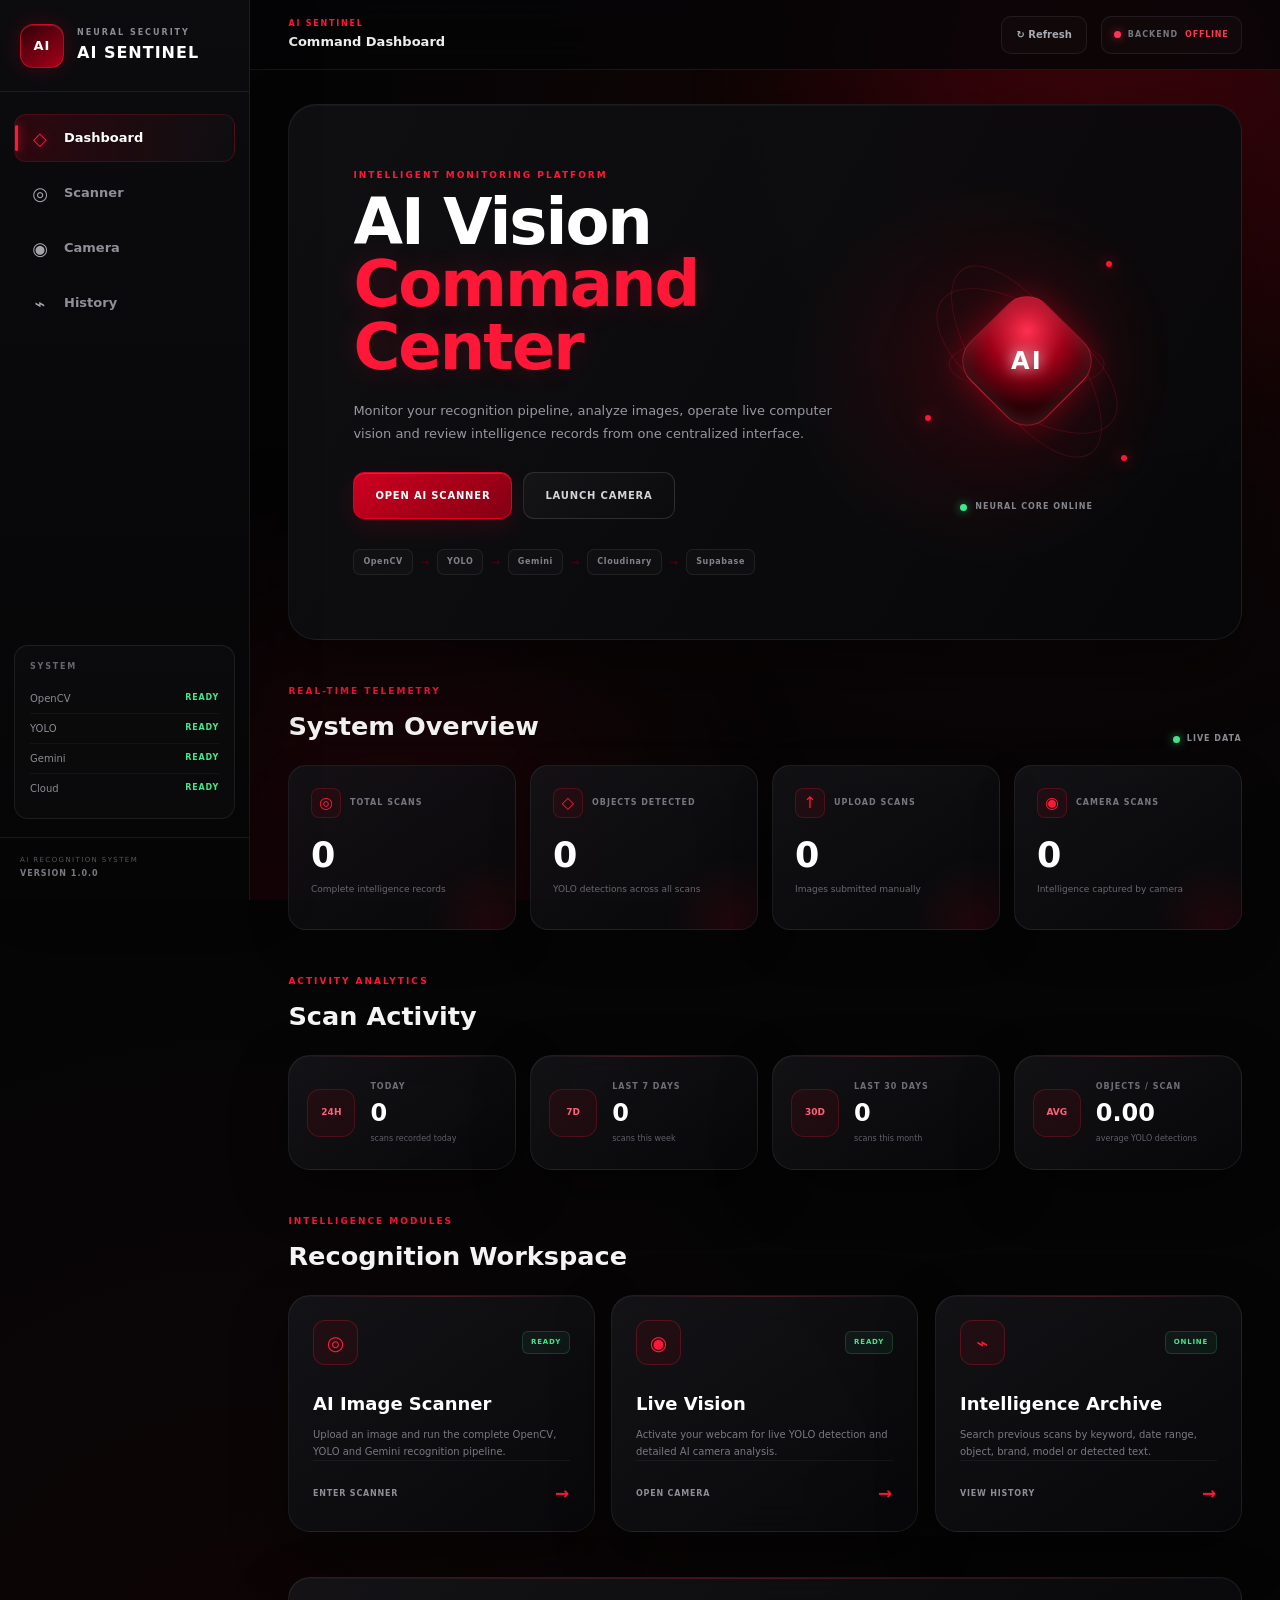
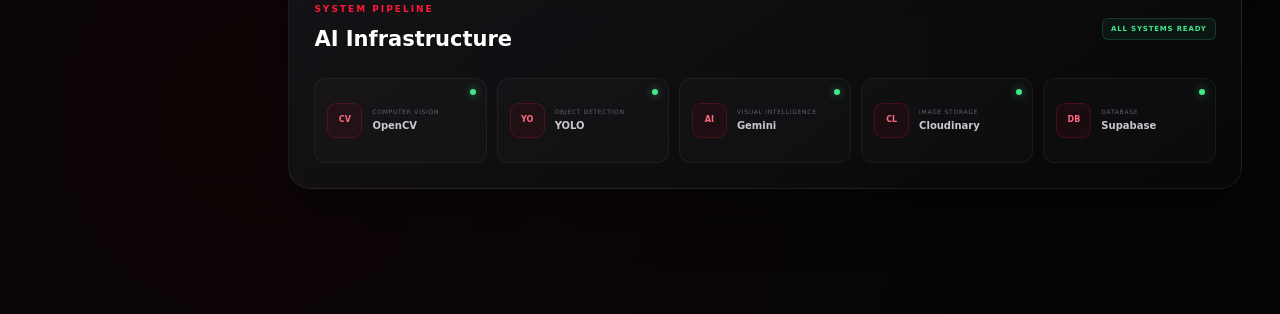
<file: frontend/index.html>
<!DOCTYPE html>
<html lang="en">

<head>
    <meta charset="UTF-8">

    <meta
        name="viewport"
        content="width=device-width, initial-scale=1.0"
    >

    <meta
        name="description"
        content="AI Sentinel intelligent recognition and monitoring system."
    >

    <title>AI Sentinel | Dashboard</title>

    <link
        rel="stylesheet"
        href="./css/style.css"
    >
</head>


<body data-page="dashboard">

    <!-- =====================================================
         BACKGROUND
    ====================================================== -->

    <div class="background-effects">

        <div class="background-grid"></div>

        <div class="background-glow glow-one"></div>

        <div class="background-glow glow-two"></div>

        <div class="background-noise"></div>

    </div>


    <!-- =====================================================
         MOBILE OVERLAY
    ====================================================== -->

    <div
        class="sidebar-overlay"
        id="sidebarOverlay"
    ></div>


    <!-- =====================================================
         SIDEBAR
    ====================================================== -->

    <aside
        class="sidebar"
        id="sidebar"
    >

        <!-- BRAND -->

        <a
            href="./index.html"
            class="sidebar-brand"
        >

            <div class="brand-icon">
                AI
            </div>

            <div class="brand-text">

                <span>
                    NEURAL SECURITY
                </span>

                <strong>
                    AI SENTINEL
                </strong>

            </div>

        </a>


        <!-- NAVIGATION -->

        <nav class="sidebar-nav">

            <a
                href="./index.html"
                class="nav-link active"
            >

                <span class="nav-icon">
                    ◇
                </span>

                <span>
                    Dashboard
                </span>

            </a>


            <a
                href="./scanner.html"
                class="nav-link"
            >

                <span class="nav-icon">
                    ◎
                </span>

                <span>
                    Scanner
                </span>

            </a>


            <a
                href="./camera.html"
                class="nav-link"
            >

                <span class="nav-icon">
                    ◉
                </span>

                <span>
                    Camera
                </span>

            </a>


            <a
                href="./history.html"
                class="nav-link"
            >

                <span class="nav-icon">
                    ⌁
                </span>

                <span>
                    History
                </span>

            </a>

        </nav>


        <!-- SYSTEM -->

        <div class="sidebar-system">

            <span class="sidebar-label">
                SYSTEM
            </span>


            <div class="sidebar-system-row">

                <span>
                    OpenCV
                </span>

                <strong>
                    READY
                </strong>

            </div>


            <div class="sidebar-system-row">

                <span>
                    YOLO
                </span>

                <strong>
                    READY
                </strong>

            </div>


            <div class="sidebar-system-row">

                <span>
                    Gemini
                </span>

                <strong>
                    READY
                </strong>

            </div>


            <div class="sidebar-system-row">

                <span>
                    Cloud
                </span>

                <strong>
                    READY
                </strong>

            </div>

        </div>


        <!-- FOOTER -->

        <div class="sidebar-footer">

            <span>
                AI RECOGNITION SYSTEM
            </span>

            <strong>
                VERSION 1.0.0
            </strong>

        </div>

    </aside>


    <!-- =====================================================
         MAIN APPLICATION
    ====================================================== -->

    <main class="main-content">


        <!-- =================================================
             TOP BAR
        ================================================== -->

        <header class="topbar">

            <div class="topbar-left">

                <button
                    type="button"
                    class="menu-button"
                    id="menuButton"
                    aria-label="Open navigation"
                >
                    ☰
                </button>


                <div class="topbar-title">

                    <span>
                        AI SENTINEL
                    </span>

                    <strong>
                        Command Dashboard
                    </strong>

                </div>

            </div>


            <div class="topbar-actions">

                <button
                    type="button"
                    class="topbar-refresh"
                    id="refreshStatsButton"
                >
                    ↻ Refresh
                </button>


                <div
                    class="backend-status"
                    id="backendStatus"
                >

                    <span class="status-dot"></span>

                    <span>
                        BACKEND
                    </span>

                    <strong>
                        CHECKING
                    </strong>

                </div>

            </div>

        </header>


        <!-- =================================================
             DASHBOARD CONTENT
        ================================================== -->

        <div class="content-wrapper">


            <!-- =============================================
                 HERO
            ============================================== -->

            <section class="dashboard-hero">

                <div class="hero-content">

                    <span class="eyebrow">
                        INTELLIGENT MONITORING PLATFORM
                    </span>

                    <h1>
                        AI Vision
                        <span>Command Center</span>
                    </h1>

                    <p>
                        Monitor your recognition pipeline,
                        analyze images, operate live computer
                        vision and review intelligence records
                        from one centralized interface.
                    </p>


                    <div class="hero-actions">

                        <a
                            href="./scanner.html"
                            class="primary-button hero-button"
                        >
                            OPEN AI SCANNER
                        </a>


                        <a
                            href="./camera.html"
                            class="secondary-button hero-button"
                        >
                            LAUNCH CAMERA
                        </a>

                    </div>


                    <div class="hero-pipeline">

                        <span>
                            OpenCV
                        </span>

                        <i>→</i>

                        <span>
                            YOLO
                        </span>

                        <i>→</i>

                        <span>
                            Gemini
                        </span>

                        <i>→</i>

                        <span>
                            Cloudinary
                        </span>

                        <i>→</i>

                        <span>
                            Supabase
                        </span>

                    </div>

                </div>


                <!-- 3D CORE -->

                <div class="hero-core">

                    <div class="core-scene">

                        <div class="core-orbit orbit-one"></div>

                        <div class="core-orbit orbit-two"></div>

                        <div class="core-orbit orbit-three"></div>


                        <div class="core-particle particle-one"></div>

                        <div class="core-particle particle-two"></div>

                        <div class="core-particle particle-three"></div>


                        <div class="core-energy">

                            <div class="core-inner">
                                AI
                            </div>

                        </div>

                    </div>


                    <div class="core-status">

                        <span class="status-dot"></span>

                        <strong>
                            NEURAL CORE ONLINE
                        </strong>

                    </div>

                </div>

            </section>


            <!-- =============================================
                 PRIMARY STATISTICS
            ============================================== -->

            <section class="dashboard-section">

                <div class="section-header">

                    <div>

                        <span class="eyebrow">
                            REAL-TIME TELEMETRY
                        </span>

                        <h2 class="section-heading">
                            System Overview
                        </h2>

                    </div>


                    <span class="section-live-indicator">

                        <span class="status-dot"></span>

                        LIVE DATA

                    </span>

                </div>


                <div class="stats-grid dashboard-stats">


                    <!-- TOTAL SCANS -->

                    <article class="stat-card tilt-card">

                        <div class="stat-card-top">

                            <span class="stat-icon">
                                ◎
                            </span>

                            <span class="stat-label">
                                TOTAL SCANS
                            </span>

                        </div>

                        <strong
                            class="stat-value"
                            id="totalScans"
                        >
                            0
                        </strong>

                        <span class="stat-description">
                            Complete intelligence records
                        </span>

                    </article>


                    <!-- OBJECTS -->

                    <article class="stat-card tilt-card">

                        <div class="stat-card-top">

                            <span class="stat-icon">
                                ◇
                            </span>

                            <span class="stat-label">
                                OBJECTS DETECTED
                            </span>

                        </div>

                        <strong
                            class="stat-value"
                            id="totalObjects"
                        >
                            0
                        </strong>

                        <span class="stat-description">
                            YOLO detections across all scans
                        </span>

                    </article>


                    <!-- UPLOAD -->

                    <article class="stat-card tilt-card">

                        <div class="stat-card-top">

                            <span class="stat-icon">
                                ↑
                            </span>

                            <span class="stat-label">
                                UPLOAD SCANS
                            </span>

                        </div>

                        <strong
                            class="stat-value"
                            id="uploadScans"
                        >
                            0
                        </strong>

                        <span class="stat-description">
                            Images submitted manually
                        </span>

                    </article>


                    <!-- CAMERA -->

                    <article class="stat-card tilt-card">

                        <div class="stat-card-top">

                            <span class="stat-icon">
                                ◉
                            </span>

                            <span class="stat-label">
                                CAMERA SCANS
                            </span>

                        </div>

                        <strong
                            class="stat-value"
                            id="cameraScans"
                        >
                            0
                        </strong>

                        <span class="stat-description">
                            Intelligence captured by camera
                        </span>

                    </article>

                </div>

            </section>


            <!-- =============================================
                 TIME ANALYTICS
            ============================================== -->

            <section class="dashboard-section">

                <div class="section-header">

                    <div>

                        <span class="eyebrow">
                            ACTIVITY ANALYTICS
                        </span>

                        <h2 class="section-heading">
                            Scan Activity
                        </h2>

                    </div>

                </div>


                <div class="activity-grid">


                    <article class="activity-card glass-panel">

                        <div class="activity-icon">
                            24H
                        </div>

                        <div>

                            <span>
                                TODAY
                            </span>

                            <strong id="todayScans">
                                0
                            </strong>

                            <small>
                                scans recorded today
                            </small>

                        </div>

                    </article>


                    <article class="activity-card glass-panel">

                        <div class="activity-icon">
                            7D
                        </div>

                        <div>

                            <span>
                                LAST 7 DAYS
                            </span>

                            <strong id="sevenDayScans">
                                0
                            </strong>

                            <small>
                                scans this week
                            </small>

                        </div>

                    </article>


                    <article class="activity-card glass-panel">

                        <div class="activity-icon">
                            30D
                        </div>

                        <div>

                            <span>
                                LAST 30 DAYS
                            </span>

                            <strong id="thirtyDayScans">
                                0
                            </strong>

                            <small>
                                scans this month
                            </small>

                        </div>

                    </article>


                    <article class="activity-card glass-panel">

                        <div class="activity-icon">
                            AVG
                        </div>

                        <div>

                            <span>
                                OBJECTS / SCAN
                            </span>

                            <strong id="averageObjects">
                                0.00
                            </strong>

                            <small>
                                average YOLO detections
                            </small>

                        </div>

                    </article>

                </div>

            </section>


            <!-- =============================================
                 MODULES
            ============================================== -->

            <section class="dashboard-section">

                <div class="section-header">

                    <div>

                        <span class="eyebrow">
                            INTELLIGENCE MODULES
                        </span>

                        <h2 class="section-heading">
                            Recognition Workspace
                        </h2>

                    </div>

                </div>


                <div class="module-grid">


                    <!-- SCANNER -->

                    <a
                        href="./scanner.html"
                        class="module-card glass-panel tilt-card"
                    >

                        <div class="module-card-header">

                            <span class="module-icon">
                                ◎
                            </span>

                            <span class="module-status">
                                READY
                            </span>

                        </div>


                        <h3>
                            AI Image Scanner
                        </h3>

                        <p>
                            Upload an image and run the complete
                            OpenCV, YOLO and Gemini recognition
                            pipeline.
                        </p>


                        <div class="module-footer">

                            <span>
                                ENTER SCANNER
                            </span>

                            <strong>
                                →
                            </strong>

                        </div>

                    </a>


                    <!-- CAMERA -->

                    <a
                        href="./camera.html"
                        class="module-card glass-panel tilt-card"
                    >

                        <div class="module-card-header">

                            <span class="module-icon">
                                ◉
                            </span>

                            <span class="module-status">
                                READY
                            </span>

                        </div>


                        <h3>
                            Live Vision
                        </h3>

                        <p>
                            Activate your webcam for live YOLO
                            detection and detailed AI camera
                            analysis.
                        </p>


                        <div class="module-footer">

                            <span>
                                OPEN CAMERA
                            </span>

                            <strong>
                                →
                            </strong>

                        </div>

                    </a>


                    <!-- HISTORY -->

                    <a
                        href="./history.html"
                        class="module-card glass-panel tilt-card"
                    >

                        <div class="module-card-header">

                            <span class="module-icon">
                                ⌁
                            </span>

                            <span class="module-status">
                                ONLINE
                            </span>

                        </div>


                        <h3>
                            Intelligence Archive
                        </h3>

                        <p>
                            Search previous scans by keyword,
                            date range, object, brand, model or
                            detected text.
                        </p>


                        <div class="module-footer">

                            <span>
                                VIEW HISTORY
                            </span>

                            <strong>
                                →
                            </strong>

                        </div>

                    </a>

                </div>

            </section>


            <!-- =============================================
                 PIPELINE STATUS
            ============================================== -->

            <section class="dashboard-section">

                <div class="pipeline-dashboard glass-panel">

                    <div class="pipeline-dashboard-header">

                        <div>

                            <span class="eyebrow">
                                SYSTEM PIPELINE
                            </span>

                            <h2>
                                AI Infrastructure
                            </h2>

                        </div>


                        <span class="success-chip">
                            ALL SYSTEMS READY
                        </span>

                    </div>


                    <div class="pipeline-dashboard-grid">


                        <div class="pipeline-node">

                            <div class="pipeline-node-icon">
                                CV
                            </div>

                            <div>

                                <span>
                                    COMPUTER VISION
                                </span>

                                <strong>
                                    OpenCV
                                </strong>

                            </div>

                            <i></i>

                        </div>


                        <div class="pipeline-node">

                            <div class="pipeline-node-icon">
                                YO
                            </div>

                            <div>

                                <span>
                                    OBJECT DETECTION
                                </span>

                                <strong>
                                    YOLO
                                </strong>

                            </div>

                            <i></i>

                        </div>


                        <div class="pipeline-node">

                            <div class="pipeline-node-icon">
                                AI
                            </div>

                            <div>

                                <span>
                                    VISUAL INTELLIGENCE
                                </span>

                                <strong>
                                    Gemini
                                </strong>

                            </div>

                            <i></i>

                        </div>


                        <div class="pipeline-node">

                            <div class="pipeline-node-icon">
                                CL
                            </div>

                            <div>

                                <span>
                                    IMAGE STORAGE
                                </span>

                                <strong>
                                    Cloudinary
                                </strong>

                            </div>

                            <i></i>

                        </div>


                        <div class="pipeline-node">

                            <div class="pipeline-node-icon">
                                DB
                            </div>

                            <div>

                                <span>
                                    DATABASE
                                </span>

                                <strong>
                                    Supabase
                                </strong>

                            </div>

                            <i></i>

                        </div>

                    </div>

                </div>

            </section>


        </div>

    </main>


    <!-- =====================================================
         TOAST
    ====================================================== -->

    <div
        class="toast-container"
        id="toastContainer"
    >

        <div
            class="app-toast"
            id="toast"
        >

            <span
                class="toast-icon"
                id="toastIcon"
            >
                ◉
            </span>

            <span id="toastMessage">
                System notification
            </span>

        </div>

    </div>


    <!-- =====================================================
         JAVASCRIPT
    ====================================================== -->

    <script src="./js/api.js"></script>

    <script src="./js/app.js"></script>

</body>

</html>
</file>
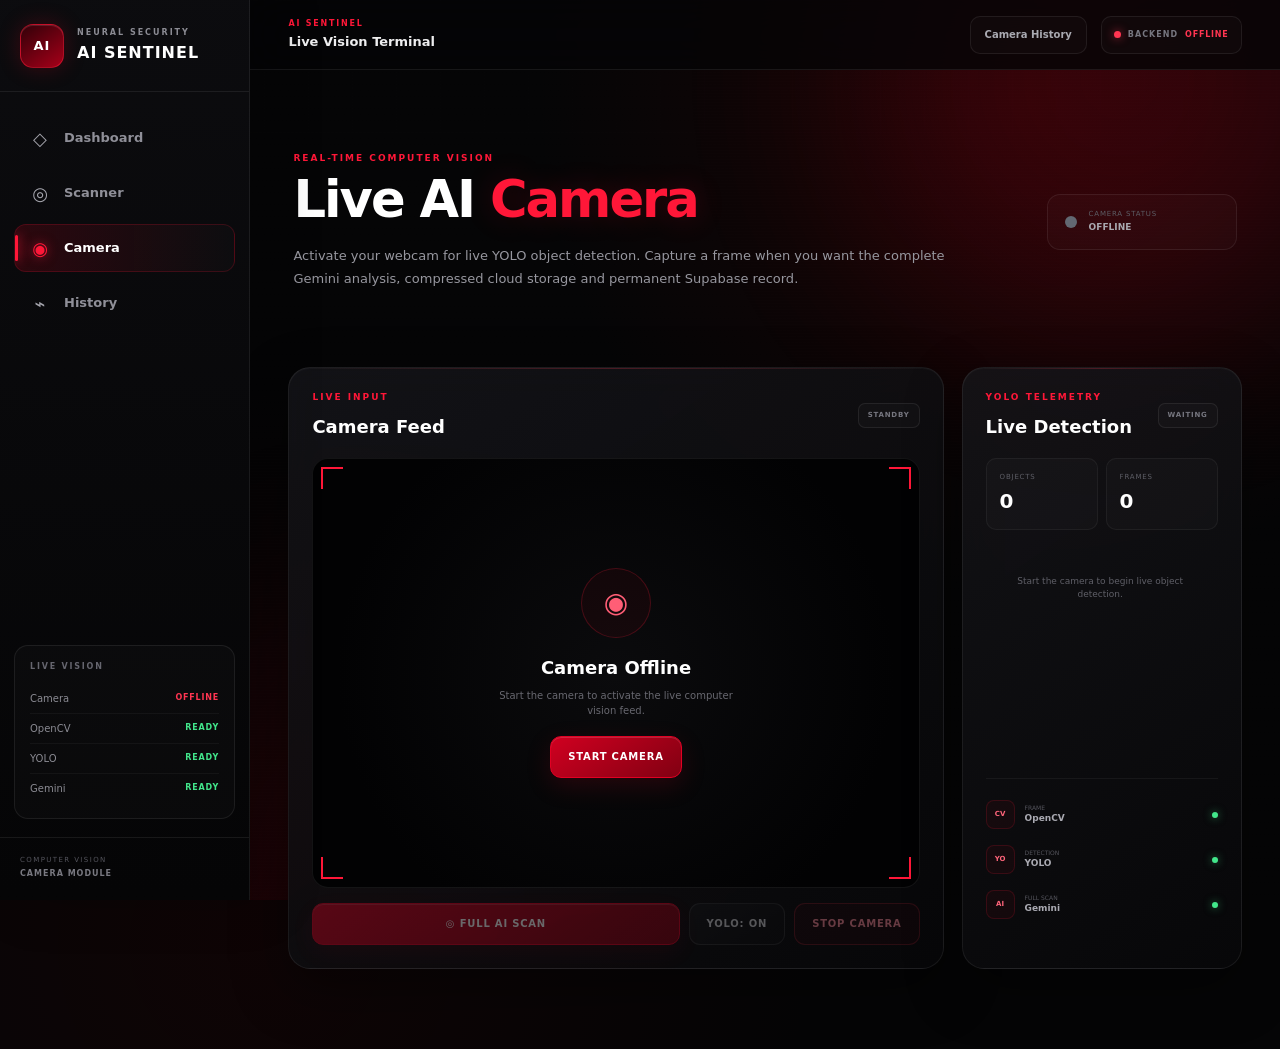
<file: frontend/camera.html>
<!DOCTYPE html>
<html lang="en">

<head>
    <meta charset="UTF-8">

    <meta
        name="viewport"
        content="width=device-width, initial-scale=1.0"
    >

    <meta
        name="description"
        content="AI Sentinel live computer vision camera."
    >

    <title>AI Sentinel | Live Camera</title>

    <link
        rel="stylesheet"
        href="./css/style.css"
    >
</head>


<body data-page="camera">

    <!-- =====================================================
         BACKGROUND
    ====================================================== -->

    <div class="background-effects">
        <div class="background-grid"></div>
        <div class="background-glow glow-one"></div>
        <div class="background-glow glow-two"></div>
        <div class="background-noise"></div>
    </div>


    <!-- =====================================================
         MOBILE OVERLAY
    ====================================================== -->

    <div
        class="sidebar-overlay"
        id="sidebarOverlay"
    ></div>


    <!-- =====================================================
         SIDEBAR
    ====================================================== -->

    <aside
        class="sidebar"
        id="sidebar"
    >

        <a
            href="./index.html"
            class="sidebar-brand"
        >

            <div class="brand-icon">
                AI
            </div>

            <div class="brand-text">

                <span>
                    NEURAL SECURITY
                </span>

                <strong>
                    AI SENTINEL
                </strong>

            </div>

        </a>


        <nav class="sidebar-nav">

            <a
                href="./index.html"
                class="nav-link"
            >
                <span class="nav-icon">◇</span>
                <span>Dashboard</span>
            </a>


            <a
                href="./scanner.html"
                class="nav-link"
            >
                <span class="nav-icon">◎</span>
                <span>Scanner</span>
            </a>


            <a
                href="./camera.html"
                class="nav-link active"
            >
                <span class="nav-icon">◉</span>
                <span>Camera</span>
            </a>


            <a
                href="./history.html"
                class="nav-link"
            >
                <span class="nav-icon">⌁</span>
                <span>History</span>
            </a>

        </nav>


        <!-- SYSTEM -->

        <div class="sidebar-system">

            <span class="sidebar-label">
                LIVE VISION
            </span>


            <div class="sidebar-system-row">

                <span>
                    Camera
                </span>

                <strong id="sidebarCameraStatus">
                    OFFLINE
                </strong>

            </div>


            <div class="sidebar-system-row">

                <span>
                    OpenCV
                </span>

                <strong>
                    READY
                </strong>

            </div>


            <div class="sidebar-system-row">

                <span>
                    YOLO
                </span>

                <strong>
                    READY
                </strong>

            </div>


            <div class="sidebar-system-row">

                <span>
                    Gemini
                </span>

                <strong>
                    READY
                </strong>

            </div>

        </div>


        <div class="sidebar-footer">

            <span>
                COMPUTER VISION
            </span>

            <strong>
                CAMERA MODULE
            </strong>

        </div>

    </aside>


    <!-- =====================================================
         MAIN
    ====================================================== -->

    <main class="main-content">


        <!-- =================================================
             TOP BAR
        ================================================== -->

        <header class="topbar">

            <div class="topbar-left">

                <button
                    type="button"
                    class="menu-button"
                    id="menuButton"
                    aria-label="Open navigation"
                >
                    ☰
                </button>


                <div class="topbar-title">

                    <span>
                        AI SENTINEL
                    </span>

                    <strong>
                        Live Vision Terminal
                    </strong>

                </div>

            </div>


            <div class="topbar-actions">

                <a
                    href="./history.html"
                    class="topbar-link"
                >
                    Camera History
                </a>


                <div
                    class="backend-status"
                    id="backendStatus"
                >

                    <span class="status-dot"></span>

                    <span>
                        BACKEND
                    </span>

                    <strong>
                        CHECKING
                    </strong>

                </div>

            </div>

        </header>


        <!-- =================================================
             CONTENT
        ================================================== -->

        <div class="content-wrapper">


            <!-- =============================================
                 PAGE INTRO
            ============================================== -->

            <section class="page-intro">

                <div>

                    <span class="eyebrow">
                        REAL-TIME COMPUTER VISION
                    </span>

                    <h1>
                        Live AI
                        <span>Camera</span>
                    </h1>

                    <p>
                        Activate your webcam for live YOLO object
                        detection. Capture a frame when you want
                        the complete Gemini analysis, compressed
                        cloud storage and permanent Supabase record.
                    </p>

                </div>


                <div class="camera-live-badge">

                    <span
                        class="camera-live-dot"
                        id="cameraLiveDot"
                    ></span>

                    <div>

                        <span>
                            CAMERA STATUS
                        </span>

                        <strong id="cameraStatusText">
                            OFFLINE
                        </strong>

                    </div>

                </div>

            </section>


            <!-- =============================================
                 CAMERA WORKSPACE
            ============================================== -->

            <section class="camera-workspace">


                <!-- =========================================
                     CAMERA VIEW
                ========================================== -->

                <div class="camera-main-panel glass-panel">


                    <div class="panel-heading">

                        <div>

                            <span class="eyebrow">
                                LIVE INPUT
                            </span>

                            <h2>
                                Camera Feed
                            </h2>

                        </div>


                        <span
                            class="camera-mode-chip"
                            id="cameraModeChip"
                        >
                            STANDBY
                        </span>

                    </div>


                    <!-- CAMERA STAGE -->

                    <div
                        class="camera-stage"
                        id="cameraStage"
                    >


                        <!-- EMPTY STATE -->

                        <div
                            class="camera-empty-state"
                            id="cameraEmptyState"
                        >

                            <div class="camera-empty-icon">
                                ◉
                            </div>


                            <h3>
                                Camera Offline
                            </h3>


                            <p>
                                Start the camera to activate
                                the live computer vision feed.
                            </p>


                            <button
                                type="button"
                                class="primary-button"
                                id="startCameraButton"
                            >
                                START CAMERA
                            </button>

                        </div>


                        <!-- VIDEO -->

                        <video
                            id="cameraVideo"
                            autoplay
                            playsinline
                            muted
                            hidden
                        ></video>


                        <!-- YOLO BOUNDING BOXES -->

                        <div
                            class="camera-overlay"
                            id="cameraOverlay"
                        ></div>


                        <!-- SCANNING EFFECT -->

                        <div
                            class="camera-scan-line"
                            id="cameraScanLine"
                            hidden
                        ></div>


                        <!-- CORNERS -->

                        <div class="camera-corner camera-corner-tl"></div>
                        <div class="camera-corner camera-corner-tr"></div>
                        <div class="camera-corner camera-corner-bl"></div>
                        <div class="camera-corner camera-corner-br"></div>


                        <!-- LIVE HUD -->

                        <div
                            class="camera-hud"
                            id="cameraHud"
                            hidden
                        >

                            <div>

                                <span>
                                    LIVE YOLO
                                </span>

                                <strong id="liveObjectCount">
                                    0 OBJECTS
                                </strong>

                            </div>


                            <div>

                                <span>
                                    RESOLUTION
                                </span>

                                <strong id="cameraResolution">
                                    -
                                </strong>

                            </div>

                        </div>

                    </div>


                    <!-- HIDDEN CAPTURE CANVAS -->

                    <canvas
                        id="cameraCanvas"
                        hidden
                    ></canvas>


                    <!-- CAMERA ACTIONS -->

                    <div class="camera-controls">


                        <button
                            type="button"
                            class="primary-button"
                            id="captureButton"
                            disabled
                        >
                            ◎ FULL AI SCAN
                        </button>


                        <button
                            type="button"
                            class="secondary-button"
                            id="toggleDetectionButton"
                            disabled
                        >
                            YOLO: ON
                        </button>


                        <button
                            type="button"
                            class="danger-button"
                            id="stopCameraButton"
                            disabled
                        >
                            STOP CAMERA
                        </button>

                    </div>


                    <!-- ERROR -->

                    <div
                        class="scanner-error"
                        id="cameraError"
                        hidden
                    >

                        <span>
                            !
                        </span>

                        <p id="cameraErrorText">
                            Camera error
                        </p>

                    </div>

                </div>


                <!-- =========================================
                     LIVE DETECTION PANEL
                ========================================== -->

                <aside class="camera-detection-panel glass-panel">


                    <div class="panel-heading">

                        <div>

                            <span class="eyebrow">
                                YOLO TELEMETRY
                            </span>

                            <h2>
                                Live Detection
                            </h2>

                        </div>


                        <span
                            class="result-chip"
                            id="detectionStatusChip"
                        >
                            WAITING
                        </span>

                    </div>


                    <!-- LIVE STATS -->

                    <div class="camera-stat-grid">


                        <div class="camera-stat-card">

                            <span>
                                OBJECTS
                            </span>

                            <strong id="detectedObjectCount">
                                0
                            </strong>

                        </div>


                        <div class="camera-stat-card">

                            <span>
                                FRAMES
                            </span>

                            <strong id="analyzedFrameCount">
                                0
                            </strong>

                        </div>

                    </div>


                    <!-- OBJECT LIST -->

                    <div
                        class="camera-object-list"
                        id="cameraObjectList"
                    >

                        <div class="empty-result-message">

                            Start the camera to begin
                            live object detection.

                        </div>

                    </div>


                    <!-- LIVE PIPELINE -->

                    <div class="camera-mini-pipeline">

                        <div>

                            <span class="pipeline-mini-icon">
                                CV
                            </span>

                            <div>
                                <span>FRAME</span>
                                <strong>OpenCV</strong>
                            </div>

                            <i class="pipeline-ready-dot"></i>

                        </div>


                        <div>

                            <span class="pipeline-mini-icon">
                                YO
                            </span>

                            <div>
                                <span>DETECTION</span>
                                <strong>YOLO</strong>
                            </div>

                            <i class="pipeline-ready-dot"></i>

                        </div>


                        <div>

                            <span class="pipeline-mini-icon">
                                AI
                            </span>

                            <div>
                                <span>FULL SCAN</span>
                                <strong>Gemini</strong>
                            </div>

                            <i class="pipeline-ready-dot"></i>

                        </div>

                    </div>

                </aside>

            </section>


            <!-- =============================================
                 FULL SCAN PROCESSING
            ============================================== -->

            <section
                class="scan-processing glass-panel"
                id="cameraProcessing"
                hidden
            >

                <div class="processing-header">

                    <div>

                        <span class="eyebrow">
                            DEEP VISION ANALYSIS
                        </span>

                        <h2>
                            Processing captured frame...
                        </h2>

                    </div>


                    <strong id="cameraProcessingPercent">
                        0%
                    </strong>

                </div>


                <div class="processing-progress">

                    <div
                        class="processing-progress-bar"
                        id="cameraProcessingBar"
                    ></div>

                </div>


                <p id="cameraProcessingMessage">
                    Capturing camera frame...
                </p>

            </section>


            <!-- =============================================
                 DETAILED SCAN RESULT
            ============================================== -->

            <section
                class="camera-scan-results"
                id="cameraScanResults"
                hidden
            >


                <div class="result-heading">

                    <div>

                        <span class="eyebrow">
                            CAMERA ANALYSIS COMPLETE
                        </span>

                        <h2>
                            Detailed Vision Report
                        </h2>

                    </div>


                    <button
                        type="button"
                        class="secondary-button"
                        id="clearCameraResultButton"
                    >
                        CLEAR RESULT
                    </button>

                </div>


                <!-- SUMMARY -->

                <div class="result-summary-grid">


                    <article class="result-summary-card glass-panel">

                        <span class="result-summary-icon">
                            ◎
                        </span>

                        <div>

                            <span>
                                OBJECTS
                            </span>

                            <strong id="cameraResultObjectCount">
                                0
                            </strong>

                        </div>

                    </article>


                    <article class="result-summary-card glass-panel">

                        <span class="result-summary-icon">
                            AI
                        </span>

                        <div>

                            <span>
                                AI RESULTS
                            </span>

                            <strong id="cameraResultAICount">
                                0
                            </strong>

                        </div>

                    </article>


                    <article class="result-summary-card glass-panel">

                        <span class="result-summary-icon">
                            ☁
                        </span>

                        <div>

                            <span>
                                CLOUD
                            </span>

                            <strong id="cameraCloudStatus">
                                -
                            </strong>

                        </div>

                    </article>


                    <article class="result-summary-card glass-panel">

                        <span class="result-summary-icon">
                            DB
                        </span>

                        <div>

                            <span>
                                DATABASE
                            </span>

                            <strong id="cameraDatabaseStatus">
                                -
                            </strong>

                        </div>

                    </article>

                </div>


                <!-- CAPTURED FRAME -->

                <article class="result-panel glass-panel">

                    <div class="result-panel-header">

                        <div>

                            <span class="eyebrow">
                                CAPTURED SOURCE
                            </span>

                            <h3>
                                Analyzed Frame
                            </h3>

                        </div>

                    </div>


                    <div class="camera-result-image-wrap">

                        <img
                            id="cameraResultImage"
                            alt="Captured camera frame"
                        >

                        <div
                            class="bounding-box-layer"
                            id="cameraResultBoundingBoxes"
                        ></div>

                    </div>

                </article>


                <!-- YOLO RESULT -->

                <article class="result-panel glass-panel">

                    <div class="result-panel-header">

                        <div>

                            <span class="eyebrow">
                                COMPUTER VISION
                            </span>

                            <h3>
                                Detected Objects
                            </h3>

                        </div>


                        <span
                            class="result-chip"
                            id="cameraResultYoloChip"
                        >
                            0 OBJECTS
                        </span>

                    </div>


                    <div
                        class="yolo-object-list camera-result-object-list"
                        id="cameraResultObjects"
                    ></div>

                </article>


                <!-- GEMINI RESULT -->

                <article class="result-panel glass-panel">

                    <div class="result-panel-header">

                        <div>

                            <span class="eyebrow">
                                GEMINI VISION
                            </span>

                            <h3>
                                AI Intelligence
                            </h3>

                        </div>


                        <span class="result-chip">
                            AI
                        </span>

                    </div>


                    <div
                        class="gemini-results"
                        id="cameraGeminiResults"
                    ></div>

                </article>


                <!-- STORAGE -->

                <div class="storage-confirmation-grid">


                    <article
                        class="storage-confirmation-card glass-panel"
                        id="cameraCloudinaryResult"
                    >

                        <div class="storage-confirmation-icon">
                            ☁
                        </div>


                        <div class="storage-confirmation-content">

                            <span>
                                CLOUD STORAGE
                            </span>

                            <h3>
                                Cloudinary
                            </h3>

                            <p>
                                Waiting for scan.
                            </p>

                        </div>


                        <div class="storage-confirmation-status">
                            —
                        </div>

                    </article>


                    <article
                        class="storage-confirmation-card glass-panel"
                        id="cameraSupabaseResult"
                    >

                        <div class="storage-confirmation-icon">
                            DB
                        </div>


                        <div class="storage-confirmation-content">

                            <span>
                                DATABASE RECORD
                            </span>

                            <h3>
                                Supabase
                            </h3>

                            <p>
                                Waiting for scan.
                            </p>

                        </div>


                        <div class="storage-confirmation-status">
                            —
                        </div>

                    </article>

                </div>


                <!-- TECHNICAL DETAILS -->

                <article class="result-panel glass-panel">

                    <div class="result-panel-header">

                        <div>

                            <span class="eyebrow">
                                CAPTURE TELEMETRY
                            </span>

                            <h3>
                                Image Information
                            </h3>

                        </div>

                    </div>


                    <div class="technical-grid">


                        <div class="technical-item">

                            <span>
                                ORIGINAL
                            </span>

                            <strong id="cameraOriginalSize">
                                -
                            </strong>

                        </div>


                        <div class="technical-item">

                            <span>
                                COMPRESSED
                            </span>

                            <strong id="cameraCompressedSize">
                                -
                            </strong>

                        </div>


                        <div class="technical-item">

                            <span>
                                QUALITY
                            </span>

                            <strong id="cameraCompressionQuality">
                                -
                            </strong>

                        </div>


                        <div class="technical-item">

                            <span>
                                RESOLUTION
                            </span>

                            <strong id="cameraResultResolution">
                                -
                            </strong>

                        </div>

                    </div>

                </article>


                <!-- DATABASE ID -->

                <article class="scan-record-panel glass-panel">

                    <div>

                        <span class="eyebrow">
                            SUPABASE RECORD
                        </span>

                        <strong id="cameraResultScanId">
                            -
                        </strong>

                    </div>


                    <a
                        href="./history.html"
                        class="secondary-button"
                    >
                        OPEN HISTORY
                    </a>

                </article>

            </section>


        </div>

    </main>


    <!-- =====================================================
         TOAST
    ====================================================== -->

    <div
        class="toast-container"
        id="toastContainer"
    >

        <div
            class="app-toast"
            id="toast"
        >

            <span
                class="toast-icon"
                id="toastIcon"
            >
                ◉
            </span>

            <span id="toastMessage">
                System notification
            </span>

        </div>

    </div>


    <!-- =====================================================
         JAVASCRIPT
    ====================================================== -->

    <script src="./js/api.js"></script>
    <script src="./js/app.js"></script>
    <script src="./js/camera.js"></script>

</body>

</html>
</file>
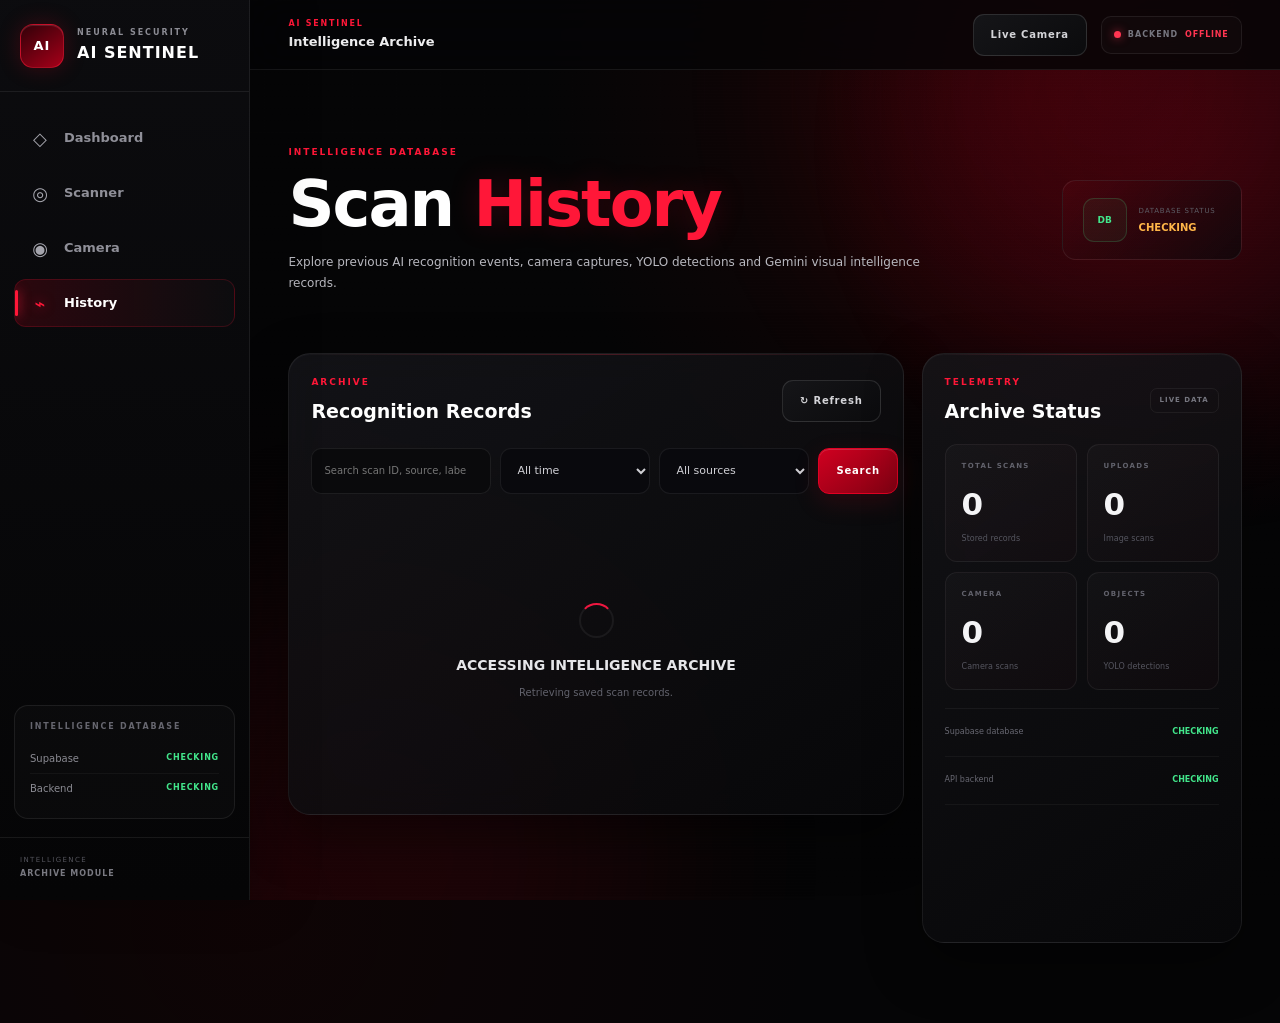
<file: frontend/history.html>
<!DOCTYPE html>
<html lang="en">
<head>
    <meta charset="UTF-8">
    <meta name="viewport" content="width=device-width, initial-scale=1.0">
    <meta name="description" content="AI Sentinel recognition and monitoring scan history.">
    <meta name="theme-color" content="#050506">
    <title>AI Sentinel | Scan History</title>
    <link rel="stylesheet" href="./css/style.css">
</head>
<body data-page="history">

<div class="background-effects">
    <div class="background-grid"></div>
    <div class="background-glow glow-one"></div>
    <div class="background-glow glow-two"></div>
    <div class="background-noise"></div>
</div>

<div id="sidebarOverlay" class="sidebar-overlay"></div>

<aside id="sidebar" class="sidebar">
    <a href="./index.html" class="sidebar-brand">
        <div class="brand-icon">AI</div>
        <div class="brand-text">
            <span>NEURAL SECURITY</span>
            <strong>AI SENTINEL</strong>
        </div>
    </a>

    <nav class="sidebar-nav">
        <a href="./index.html" class="nav-link"><span class="nav-icon">◇</span><span>Dashboard</span></a>
        <a href="./scanner.html" class="nav-link"><span class="nav-icon">◎</span><span>Scanner</span></a>
        <a href="./camera.html" class="nav-link"><span class="nav-icon">◉</span><span>Camera</span></a>
        <a href="./history.html" class="nav-link active" aria-current="page"><span class="nav-icon">⌁</span><span>History</span></a>
    </nav>

    <div class="sidebar-system">
        <span class="sidebar-label">INTELLIGENCE DATABASE</span>
        <div class="sidebar-system-row"><span>Supabase</span><strong id="historyDatabaseStatus">CHECKING</strong></div>
        <div class="sidebar-system-row"><span>Backend</span><strong id="historyBackendStatus">CHECKING</strong></div>
    </div>

    <div class="sidebar-footer">
        <span>INTELLIGENCE</span>
        <strong>ARCHIVE MODULE</strong>
    </div>
</aside>

<main class="main-content">
    <header class="topbar">
        <div class="topbar-left">
            <button id="menuButton" class="menu-button" type="button" aria-label="Open navigation">☰</button>
            <div class="topbar-title">
                <span>AI SENTINEL</span>
                <strong>Intelligence Archive</strong>
            </div>
        </div>

        <div class="topbar-actions">
            <a href="./camera.html" class="secondary-button">Live Camera</a>
            <div id="globalBackendChip" class="backend-status">
                <span class="status-dot"></span><span>BACKEND</span><strong id="backendStatus">CHECKING</strong>
            </div>
        </div>
    </header>

    <div class="history-camera-page">
        <section class="history-camera-hero">
            <div>
                <span class="eyebrow">INTELLIGENCE DATABASE</span>
                <h1>Scan <span>History</span></h1>
                <p>Explore previous AI recognition events, camera captures, YOLO detections and Gemini visual intelligence records.</p>
            </div>

            <div class="history-database-badge">
                <div class="history-database-icon">DB</div>
                <div>
                    <span>DATABASE STATUS</span>
                    <strong id="databaseHeroStatus">CHECKING</strong>
                </div>
            </div>
        </section>

        <section class="history-camera-workspace">
            <div class="history-camera-panel glass-panel">
                <div class="history-camera-panel-header">
                    <div>
                        <span class="eyebrow">ARCHIVE</span>
                        <h2>Recognition Records</h2>
                    </div>
                    <button id="refreshHistoryButton" class="secondary-button" type="button">↻ Refresh</button>
                </div>

                <div class="history-camera-filters">
                    <input id="historySearchInput" class="history-camera-search" type="search" placeholder="Search scan ID, source, labels or AI analysis…">
                    <select id="historyPeriodFilter" class="history-camera-select" aria-label="Period">
                        <option value="all">All time</option>
                        <option value="today">Today</option>
                        <option value="7">Last 7 days</option>
                        <option value="30">Last 30 days</option>
                    </select>
                    <select id="historySourceFilter" class="history-camera-select" aria-label="Source">
                        <option value="all">All sources</option>
                        <option value="upload">Upload</option>
                        <option value="camera">Camera</option>
                    </select>
                    <button id="historySearchButton" class="primary-button" type="button">Search</button>
                </div>

                <div id="historyError" class="history-camera-error" hidden>
                    <strong>HISTORY ERROR</strong>
                    <p id="historyErrorText">Unable to retrieve scan history.</p>
                </div>

                <div id="historyLoading" class="history-camera-state" hidden>
                    <div class="history-loader"></div>
                    <strong>ACCESSING INTELLIGENCE ARCHIVE</strong>
                    <span>Retrieving saved scan records.</span>
                </div>

                <div id="historyEmpty" class="history-camera-state" hidden>
                    <div class="history-empty-icon">◇</div>
                    <strong>No Scan Records</strong>
                    <span>Run an image or camera scan and the saved record will appear here.</span>
                </div>

                <div id="historyGrid" class="history-camera-grid" aria-live="polite"></div>
            </div>

            <aside class="history-telemetry-panel glass-panel">
                <div class="history-camera-panel-header">
                    <div>
                        <span class="eyebrow">TELEMETRY</span>
                        <h2>Archive Status</h2>
                    </div>
                    <span class="history-telemetry-chip">LIVE DATA</span>
                </div>

                <div class="history-telemetry-grid">
                    <article><span>TOTAL SCANS</span><strong id="historyTotalScans">0</strong><small>Stored records</small></article>
                    <article><span>UPLOADS</span><strong id="historyUploadScans">0</strong><small>Image scans</small></article>
                    <article><span>CAMERA</span><strong id="historyCameraScans">0</strong><small>Camera scans</small></article>
                    <article><span>OBJECTS</span><strong id="historyObjectCount">0</strong><small>YOLO detections</small></article>
                </div>

                <div class="history-system-status">
                    <div><span>Supabase database</span><strong id="historyDatabaseTelemetry">CHECKING</strong></div>
                    <div><span>API backend</span><strong id="historyBackendTelemetry">CHECKING</strong></div>
                </div>
            </aside>
        </section>
    </div>
</main>

<div id="historyModal" class="history-modal" hidden>
    <div id="historyModalBackdrop" class="history-modal-backdrop"></div>
    <article class="history-modal-panel" role="dialog" aria-modal="true" aria-labelledby="historyModalTitle">
        <header class="history-modal-header">
            <div>
                <span class="eyebrow">SCAN INTELLIGENCE</span>
                <h2 id="historyModalTitle">Detailed Record</h2>
            </div>
            <button id="closeHistoryModal" class="history-modal-close" type="button" aria-label="Close">×</button>
        </header>

        <div class="history-modal-content">
            <section class="history-detail-image-panel">
                <div class="history-detail-image-wrap">
                    <img id="historyDetailImage" alt="Saved AI scan">
                </div>
                <a id="historyCloudLink" class="secondary-button" target="_blank" rel="noopener noreferrer">Open Cloud Image ↗</a>
            </section>

            <section class="history-detail-data">
                <div class="history-detail-summary">
                    <article><span>SOURCE</span><strong id="detailSource">-</strong></article>
                    <article><span>OBJECTS</span><strong id="detailObjectCount">0</strong></article>
                    <article><span>IMAGE SIZE</span><strong id="detailImageSize">-</strong></article>
                </div>

                <div class="history-detail-block">
                    <span class="eyebrow">DATABASE</span>
                    <h3>Record Information</h3>
                    <div id="historyDatabaseDetails"></div>
                </div>

                <div class="history-detail-block">
                    <span class="eyebrow">YOLO</span>
                    <h3>Detected Objects</h3>
                    <div id="historyYoloDetails"></div>
                </div>

                <div class="history-detail-block">
                    <span class="eyebrow">GEMINI VISION</span>
                    <h3>AI Analysis</h3>
                    <div id="historyGeminiDetails"></div>
                </div>
            </section>
        </div>

        <footer class="history-modal-footer">
            <span id="historyModalScanId">-</span>
            <button id="deleteHistoryRecordButton" class="danger-button" type="button">Delete Record</button>
        </footer>
    </article>
</div>

<div id="deleteHistoryDialog" class="history-modal" hidden>
    <div class="history-modal-backdrop"></div>
    <article class="delete-confirmation-card" role="dialog" aria-modal="true" aria-labelledby="deleteHistoryTitle">
        <div class="delete-warning-icon">!</div>
        <span class="eyebrow">DATABASE ACTION</span>
        <h2 id="deleteHistoryTitle">Delete Scan?</h2>
        <p>This permanently deletes the selected scan record. This action cannot be undone.</p>
        <div class="delete-confirmation-actions">
            <button id="cancelHistoryDelete" class="secondary-button" type="button">Cancel</button>
            <button id="confirmHistoryDelete" class="danger-button" type="button">Delete</button>
        </div>
    </article>
</div>

<script src="./js/api.js"></script>
<script src="./js/app.js"></script>
<script src="./js/history.js"></script>
</body>
</html>
</file>
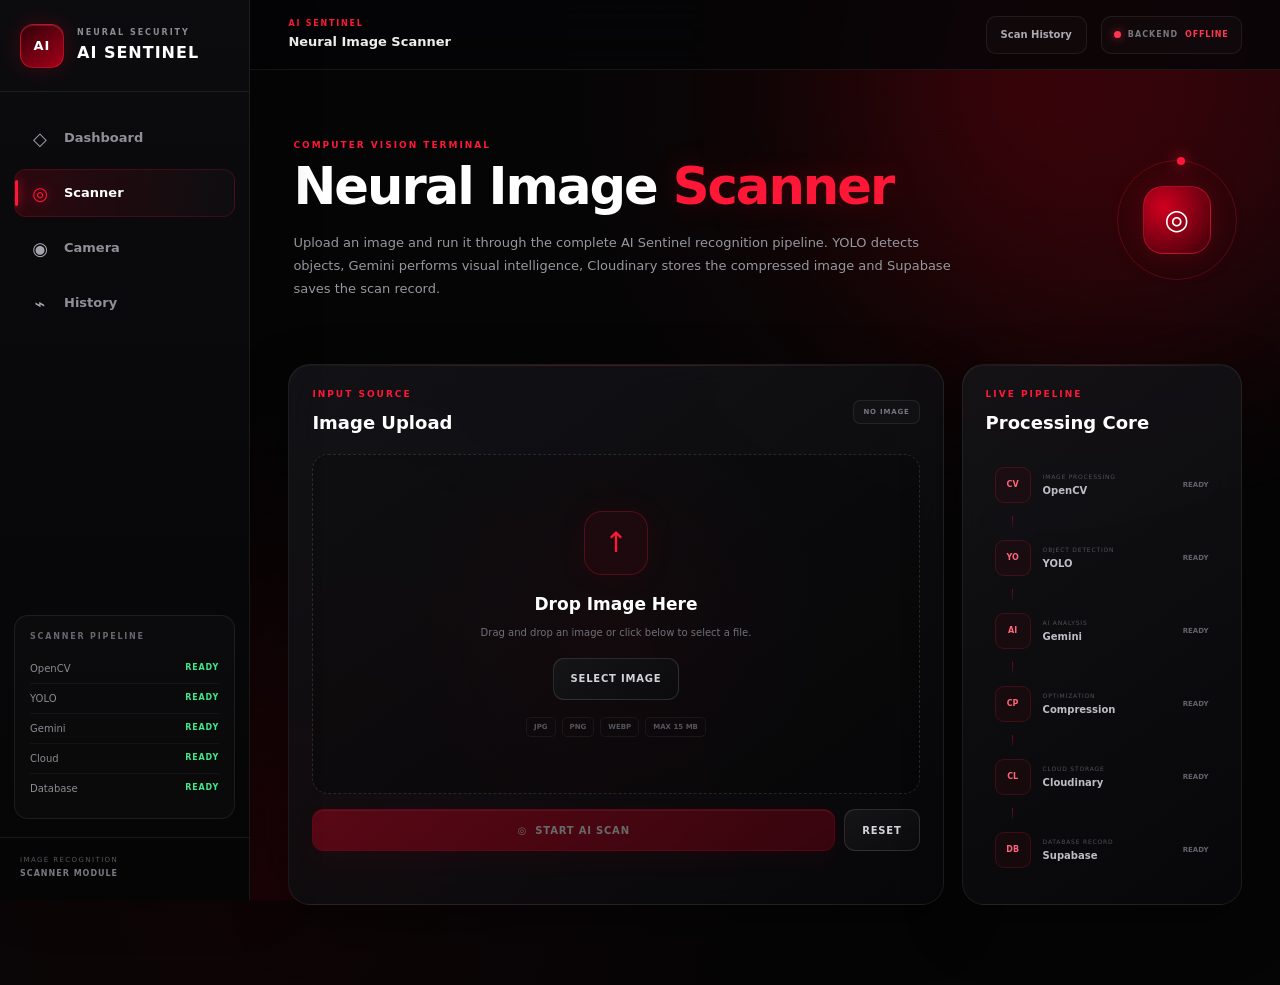
<file: frontend/scanner.html>
<!DOCTYPE html>
<html lang="en">

<head>
    <meta charset="UTF-8">

    <meta
        name="viewport"
        content="width=device-width, initial-scale=1.0"
    >

    <meta
        name="description"
        content="AI Sentinel intelligent image recognition scanner."
    >

    <title>AI Sentinel | Scanner</title>

    <link
        rel="stylesheet"
        href="./css/style.css"
    >
</head>


<body data-page="scanner">

    <!-- =====================================================
         BACKGROUND
    ====================================================== -->

    <div class="background-effects">
        <div class="background-grid"></div>
        <div class="background-glow glow-one"></div>
        <div class="background-glow glow-two"></div>
        <div class="background-noise"></div>
    </div>


    <!-- =====================================================
         MOBILE OVERLAY
    ====================================================== -->

    <div
        class="sidebar-overlay"
        id="sidebarOverlay"
    ></div>


    <!-- =====================================================
         SIDEBAR
    ====================================================== -->

    <aside
        class="sidebar"
        id="sidebar"
    >

        <a
            href="./index.html"
            class="sidebar-brand"
        >

            <div class="brand-icon">
                AI
            </div>

            <div class="brand-text">

                <span>
                    NEURAL SECURITY
                </span>

                <strong>
                    AI SENTINEL
                </strong>

            </div>

        </a>


        <nav class="sidebar-nav">

            <a
                href="./index.html"
                class="nav-link"
            >
                <span class="nav-icon">◇</span>
                <span>Dashboard</span>
            </a>


            <a
                href="./scanner.html"
                class="nav-link active"
            >
                <span class="nav-icon">◎</span>
                <span>Scanner</span>
            </a>


            <a
                href="./camera.html"
                class="nav-link"
            >
                <span class="nav-icon">◉</span>
                <span>Camera</span>
            </a>


            <a
                href="./history.html"
                class="nav-link"
            >
                <span class="nav-icon">⌁</span>
                <span>History</span>
            </a>

        </nav>


        <!-- SYSTEM STATUS -->

        <div class="sidebar-system">

            <span class="sidebar-label">
                SCANNER PIPELINE
            </span>


            <div class="sidebar-system-row">

                <span>
                    OpenCV
                </span>

                <strong>
                    READY
                </strong>

            </div>


            <div class="sidebar-system-row">

                <span>
                    YOLO
                </span>

                <strong>
                    READY
                </strong>

            </div>


            <div class="sidebar-system-row">

                <span>
                    Gemini
                </span>

                <strong>
                    READY
                </strong>

            </div>


            <div class="sidebar-system-row">

                <span>
                    Cloud
                </span>

                <strong>
                    READY
                </strong>

            </div>


            <div class="sidebar-system-row">

                <span>
                    Database
                </span>

                <strong>
                    READY
                </strong>

            </div>

        </div>


        <div class="sidebar-footer">

            <span>
                IMAGE RECOGNITION
            </span>

            <strong>
                SCANNER MODULE
            </strong>

        </div>

    </aside>


    <!-- =====================================================
         MAIN
    ====================================================== -->

    <main class="main-content">


        <!-- =================================================
             TOPBAR
        ================================================== -->

        <header class="topbar">

            <div class="topbar-left">

                <button
                    type="button"
                    class="menu-button"
                    id="menuButton"
                    aria-label="Open navigation"
                >
                    ☰
                </button>


                <div class="topbar-title">

                    <span>
                        AI SENTINEL
                    </span>

                    <strong>
                        Neural Image Scanner
                    </strong>

                </div>

            </div>


            <div class="topbar-actions">

                <a
                    href="./history.html"
                    class="topbar-link"
                >
                    Scan History
                </a>


                <div
                    class="backend-status"
                    id="backendStatus"
                >

                    <span class="status-dot"></span>

                    <span>
                        BACKEND
                    </span>

                    <strong>
                        CHECKING
                    </strong>

                </div>

            </div>

        </header>


        <!-- =================================================
             CONTENT
        ================================================== -->

        <div class="content-wrapper">


            <!-- =============================================
                 PAGE HEADER
            ============================================== -->

            <section class="page-intro scanner-page-intro">

                <div>

                    <span class="eyebrow">
                        COMPUTER VISION TERMINAL
                    </span>

                    <h1>
                        Neural Image
                        <span>Scanner</span>
                    </h1>

                    <p>
                        Upload an image and run it through the
                        complete AI Sentinel recognition pipeline.
                        YOLO detects objects, Gemini performs
                        visual intelligence, Cloudinary stores the
                        compressed image and Supabase saves the
                        scan record.
                    </p>

                </div>


                <div class="scanner-core-mini">

                    <div class="scanner-core-ring"></div>

                    <div class="scanner-core-center">
                        ◎
                    </div>

                </div>

            </section>


            <!-- =============================================
                 SCANNER WORKSPACE
            ============================================== -->

            <section class="scanner-workspace">


                <!-- =========================================
                     LEFT SIDE
                ========================================== -->

                <div class="scanner-input-panel glass-panel">


                    <div class="panel-heading">

                        <div>

                            <span class="eyebrow">
                                INPUT SOURCE
                            </span>

                            <h2>
                                Image Upload
                            </h2>

                        </div>


                        <span
                            class="scanner-file-status"
                            id="fileStatus"
                        >
                            NO IMAGE
                        </span>

                    </div>


                    <!-- =====================================
                         UPLOAD BOX
                    ====================================== -->

                    <div
                        class="upload-box"
                        id="uploadBox"
                    >

                        <input
                            type="file"
                            id="fileInput"
                            accept="image/jpeg,image/png,image/webp"
                            hidden
                        >


                        <!-- EMPTY UPLOAD STATE -->

                        <div
                            class="upload-empty-state"
                            id="uploadEmptyState"
                        >

                            <div class="upload-icon-wrap">

                                <span class="upload-icon">
                                    ↑
                                </span>

                            </div>


                            <h3>
                                Drop Image Here
                            </h3>


                            <p>
                                Drag and drop an image or click
                                below to select a file.
                            </p>


                            <button
                                type="button"
                                class="secondary-button"
                                id="browseButton"
                            >
                                SELECT IMAGE
                            </button>


                            <div class="upload-rules">

                                <span>
                                    JPG
                                </span>

                                <span>
                                    PNG
                                </span>

                                <span>
                                    WEBP
                                </span>

                                <span>
                                    MAX 15 MB
                                </span>

                            </div>

                        </div>


                        <!-- IMAGE PREVIEW -->

                        <div
                            class="image-preview-container"
                            id="imagePreviewContainer"
                            hidden
                        >

                            <div class="preview-frame">

                                <img
                                    id="imagePreview"
                                    alt="Selected image preview"
                                >


                                <div class="preview-scan-line"></div>

                                <div class="preview-corner corner-top-left"></div>

                                <div class="preview-corner corner-top-right"></div>

                                <div class="preview-corner corner-bottom-left"></div>

                                <div class="preview-corner corner-bottom-right"></div>

                            </div>


                            <div class="preview-file-info">

                                <div>

                                    <span>
                                        FILE
                                    </span>

                                    <strong id="selectedFileName">
                                        -
                                    </strong>

                                </div>


                                <div>

                                    <span>
                                        SIZE
                                    </span>

                                    <strong id="selectedFileSize">
                                        -
                                    </strong>

                                </div>

                            </div>

                        </div>

                    </div>


                    <!-- =====================================
                         ACTION BUTTONS
                    ====================================== -->

                    <div class="scanner-actions">

                        <button
                            type="button"
                            class="primary-button scan-action-button"
                            id="scanButton"
                            disabled
                        >

                            <span>
                                ◎
                            </span>

                            START AI SCAN

                        </button>


                        <button
                            type="button"
                            class="secondary-button"
                            id="resetButton"
                        >
                            RESET
                        </button>

                    </div>


                    <!-- =====================================
                         ERROR
                    ====================================== -->

                    <div
                        class="scanner-error"
                        id="scannerError"
                        hidden
                    >

                        <span>
                            !
                        </span>

                        <p id="scannerErrorText">
                            Scanner error
                        </p>

                    </div>

                </div>


                <!-- =========================================
                     RIGHT SIDE - PIPELINE
                ========================================== -->

                <aside class="scanner-pipeline-panel glass-panel">

                    <div class="panel-heading">

                        <div>

                            <span class="eyebrow">
                                LIVE PIPELINE
                            </span>

                            <h2>
                                Processing Core
                            </h2>

                        </div>

                    </div>


                    <div class="scanner-pipeline">


                        <!-- OPENCV -->

                        <div
                            class="scanner-pipeline-item"
                            id="pipelineOpenCV"
                        >

                            <div class="pipeline-state-icon">
                                CV
                            </div>


                            <div class="pipeline-state-info">

                                <span>
                                    IMAGE PROCESSING
                                </span>

                                <strong>
                                    OpenCV
                                </strong>

                            </div>


                            <span class="pipeline-state-value">
                                READY
                            </span>

                        </div>


                        <div class="pipeline-line"></div>


                        <!-- YOLO -->

                        <div
                            class="scanner-pipeline-item"
                            id="pipelineYOLO"
                        >

                            <div class="pipeline-state-icon">
                                YO
                            </div>


                            <div class="pipeline-state-info">

                                <span>
                                    OBJECT DETECTION
                                </span>

                                <strong>
                                    YOLO
                                </strong>

                            </div>


                            <span class="pipeline-state-value">
                                READY
                            </span>

                        </div>


                        <div class="pipeline-line"></div>


                        <!-- GEMINI -->

                        <div
                            class="scanner-pipeline-item"
                            id="pipelineGemini"
                        >

                            <div class="pipeline-state-icon">
                                AI
                            </div>


                            <div class="pipeline-state-info">

                                <span>
                                    AI ANALYSIS
                                </span>

                                <strong>
                                    Gemini
                                </strong>

                            </div>


                            <span class="pipeline-state-value">
                                READY
                            </span>

                        </div>


                        <div class="pipeline-line"></div>


                        <!-- COMPRESSION -->

                        <div
                            class="scanner-pipeline-item"
                            id="pipelineCompression"
                        >

                            <div class="pipeline-state-icon">
                                CP
                            </div>


                            <div class="pipeline-state-info">

                                <span>
                                    OPTIMIZATION
                                </span>

                                <strong>
                                    Compression
                                </strong>

                            </div>


                            <span class="pipeline-state-value">
                                READY
                            </span>

                        </div>


                        <div class="pipeline-line"></div>


                        <!-- CLOUDINARY -->

                        <div
                            class="scanner-pipeline-item"
                            id="pipelineCloudinary"
                        >

                            <div class="pipeline-state-icon">
                                CL
                            </div>


                            <div class="pipeline-state-info">

                                <span>
                                    CLOUD STORAGE
                                </span>

                                <strong>
                                    Cloudinary
                                </strong>

                            </div>


                            <span class="pipeline-state-value">
                                READY
                            </span>

                        </div>


                        <div class="pipeline-line"></div>


                        <!-- SUPABASE -->

                        <div
                            class="scanner-pipeline-item"
                            id="pipelineSupabase"
                        >

                            <div class="pipeline-state-icon">
                                DB
                            </div>


                            <div class="pipeline-state-info">

                                <span>
                                    DATABASE RECORD
                                </span>

                                <strong>
                                    Supabase
                                </strong>

                            </div>


                            <span class="pipeline-state-value">
                                READY
                            </span>

                        </div>

                    </div>

                </aside>

            </section>


            <!-- =============================================
                 PROCESSING STATUS
            ============================================== -->

            <section
                class="scan-processing glass-panel"
                id="scanProcessing"
                hidden
            >

                <div class="processing-header">

                    <div>

                        <span class="eyebrow">
                            NEURAL PROCESSING
                        </span>

                        <h2 id="processingTitle">
                            Analyzing image...
                        </h2>

                    </div>


                    <strong id="processingPercent">
                        0%
                    </strong>

                </div>


                <div class="processing-progress">

                    <div
                        class="processing-progress-bar"
                        id="processingProgressBar"
                    ></div>

                </div>


                <p id="processingMessage">
                    Preparing image...
                </p>

            </section>


            <!-- =============================================
                 RESULTS
            ============================================== -->

            <section
                class="scan-results"
                id="scanResults"
                hidden
            >


                <!-- RESULT HEADER -->

                <div class="result-heading">

                    <div>

                        <span class="eyebrow">
                            ANALYSIS COMPLETE
                        </span>

                        <h2>
                            Intelligence Report
                        </h2>

                    </div>


                    <button
                        type="button"
                        class="secondary-button"
                        id="newScanButton"
                    >
                        + NEW SCAN
                    </button>

                </div>


                <!-- =========================================
                     RESULT SUMMARY
                ========================================== -->

                <div class="result-summary-grid">


                    <article class="result-summary-card glass-panel">

                        <span class="result-summary-icon">
                            ◎
                        </span>

                        <div>

                            <span>
                                OBJECTS
                            </span>

                            <strong id="resultObjectCount">
                                0
                            </strong>

                        </div>

                    </article>


                    <article class="result-summary-card glass-panel">

                        <span class="result-summary-icon">
                            AI
                        </span>

                        <div>

                            <span>
                                AI RESULTS
                            </span>

                            <strong id="resultAIResultCount">
                                0
                            </strong>

                        </div>

                    </article>


                    <article class="result-summary-card glass-panel">

                        <span class="result-summary-icon">
                            CP
                        </span>

                        <div>

                            <span>
                                COMPRESSION
                            </span>

                            <strong id="resultCompression">
                                -
                            </strong>

                        </div>

                    </article>


                    <article class="result-summary-card glass-panel">

                        <span class="result-summary-icon">
                            DB
                        </span>

                        <div>

                            <span>
                                DATABASE
                            </span>

                            <strong id="resultDatabaseStatus">
                                -
                            </strong>

                        </div>

                    </article>

                </div>


                <!-- =========================================
                     DETECTION PREVIEW
                ========================================== -->

                <article class="result-panel glass-panel">

                    <div class="result-panel-header">

                        <div>

                            <span class="eyebrow">
                                COMPUTER VISION
                            </span>

                            <h3>
                                YOLO Detection
                            </h3>

                        </div>


                        <span
                            class="result-chip"
                            id="yoloObjectCount"
                        >
                            0 OBJECTS
                        </span>

                    </div>


                    <div class="detection-layout">


                        <div
                            class="detection-image-stage"
                            id="detectionImageStage"
                        >

                            <img
                                id="detectionImage"
                                alt="YOLO detection result"
                            >


                            <div
                                class="bounding-box-layer"
                                id="boundingBoxLayer"
                            ></div>

                        </div>


                        <div
                            class="yolo-object-list"
                            id="yoloObjects"
                        >

                            <div class="empty-result-message">
                                No objects detected.
                            </div>

                        </div>

                    </div>

                </article>


                <!-- =========================================
                     GEMINI
                ========================================== -->

                <article class="result-panel glass-panel">

                    <div class="result-panel-header">

                        <div>

                            <span class="eyebrow">
                                VISUAL INTELLIGENCE
                            </span>

                            <h3>
                                Gemini Analysis
                            </h3>

                        </div>


                        <span class="result-chip">
                            AI
                        </span>

                    </div>


                    <div
                        class="gemini-results"
                        id="geminiResults"
                    ></div>

                </article>


                <!-- =========================================
                     STORAGE CONFIRMATION
                ========================================== -->

                <div class="storage-confirmation-grid">


                    <!-- CLOUDINARY -->

                    <article
                        class="storage-confirmation-card glass-panel"
                        id="cloudinaryResult"
                    >

                        <div class="storage-confirmation-icon">
                            ☁
                        </div>


                        <div class="storage-confirmation-content">

                            <span>
                                CLOUD STORAGE
                            </span>

                            <h3>
                                Cloudinary
                            </h3>

                            <p>
                                Waiting for scan result.
                            </p>

                        </div>


                        <div class="storage-confirmation-status">
                            —
                        </div>

                    </article>


                    <!-- SUPABASE -->

                    <article
                        class="storage-confirmation-card glass-panel"
                        id="supabaseResult"
                    >

                        <div class="storage-confirmation-icon">
                            DB
                        </div>


                        <div class="storage-confirmation-content">

                            <span>
                                DATABASE
                            </span>

                            <h3>
                                Supabase
                            </h3>

                            <p>
                                Waiting for scan result.
                            </p>

                        </div>


                        <div class="storage-confirmation-status">
                            —
                        </div>

                    </article>

                </div>


                <!-- =========================================
                     TECHNICAL DATA
                ========================================== -->

                <article class="result-panel glass-panel">

                    <div class="result-panel-header">

                        <div>

                            <span class="eyebrow">
                                IMAGE OPTIMIZATION
                            </span>

                            <h3>
                                Compression Data
                            </h3>

                        </div>

                    </div>


                    <div class="technical-grid">


                        <div class="technical-item">

                            <span>
                                ORIGINAL
                            </span>

                            <strong id="originalImageSize">
                                -
                            </strong>

                        </div>


                        <div class="technical-item">

                            <span>
                                COMPRESSED
                            </span>

                            <strong id="compressedImageSize">
                                -
                            </strong>

                        </div>


                        <div class="technical-item">

                            <span>
                                QUALITY
                            </span>

                            <strong id="compressionQuality">
                                -
                            </strong>

                        </div>


                        <div class="technical-item">

                            <span>
                                OUTPUT
                            </span>

                            <strong id="compressionDimensions">
                                -
                            </strong>

                        </div>

                    </div>

                </article>


                <!-- =========================================
                     SCAN RECORD
                ========================================== -->

                <article class="scan-record-panel glass-panel">

                    <div>

                        <span class="eyebrow">
                            RECORD IDENTIFIER
                        </span>

                        <strong id="resultScanId">
                            -
                        </strong>

                    </div>


                    <a
                        href="./history.html"
                        class="secondary-button"
                    >
                        VIEW HISTORY
                    </a>

                </article>

            </section>


        </div>

    </main>


    <!-- =====================================================
         TOAST
    ====================================================== -->

    <div
        class="toast-container"
        id="toastContainer"
    >

        <div
            class="app-toast"
            id="toast"
        >

            <span
                class="toast-icon"
                id="toastIcon"
            >
                ◉
            </span>

            <span id="toastMessage">
                System notification
            </span>

        </div>

    </div>


    <!-- =====================================================
         JAVASCRIPT
    ====================================================== -->

    <script src="./js/api.js"></script>
    <script src="./js/app.js"></script>
    <script src="./js/scanner.js"></script>

</body>

</html>
</file>
<file: frontend/css/style.css>
/* ============================================================
   AI SENTINEL
   GLOBAL DARK / BLOOD RED / 3D GLASS DESIGN SYSTEM
============================================================ */


/* ============================================================
   RESET
============================================================ */

* {
    margin: 0;
    padding: 0;
    box-sizing: border-box;
}

html {
    scroll-behavior: smooth;
}

body {
    min-height: 100vh;
    overflow-x: hidden;

    background:
        radial-gradient(
            circle at 80% 10%,
            rgba(125, 0, 0, 0.16),
            transparent 35%
        ),
        radial-gradient(
            circle at 20% 90%,
            rgba(80, 0, 0, 0.13),
            transparent 40%
        ),
        #050506;

    color: #f5f5f5;

    font-family:
        Inter,
        ui-sans-serif,
        system-ui,
        -apple-system,
        BlinkMacSystemFont,
        "Segoe UI",
        sans-serif;

    line-height: 1.5;
}

body.modal-open {
    overflow: hidden;
}

button,
input {
    font: inherit;
}

button,
a {
    -webkit-tap-highlight-color: transparent;
}

button {
    border: none;
}

a {
    color: inherit;
    text-decoration: none;
}

img,
video {
    display: block;
    max-width: 100%;
}

[hidden] {
    display: none !important;
}

::selection {
    color: #ffffff;
    background: #b40018;
}


/* ============================================================
   VARIABLES
============================================================ */

:root {

    --bg: #050506;
    --bg-soft: #09090b;

    --panel: rgba(14, 14, 17, 0.82);
    --panel-solid: #0d0d10;
    --panel-light: rgba(25, 25, 29, 0.72);

    --border: rgba(255, 255, 255, 0.075);
    --border-strong: rgba(255, 255, 255, 0.12);

    --red: #d40020;
    --red-bright: #ff1738;
    --red-dark: #700010;
    --blood: #8b0014;

    --text: #f5f5f5;
    --text-soft: #b9b9c0;
    --muted: #777780;

    --success: #42e68b;
    --warning: #ffb648;
    --danger: #ff3551;

    --sidebar-width: 250px;

    --radius-sm: 10px;
    --radius: 16px;
    --radius-lg: 22px;

    --shadow:
        0 20px 55px rgba(0, 0, 0, 0.42);

    --red-shadow:
        0 0 30px rgba(212, 0, 32, 0.17);

    --transition:
        180ms ease;
}


/* ============================================================
   SCROLLBAR
============================================================ */

::-webkit-scrollbar {
    width: 9px;
    height: 9px;
}

::-webkit-scrollbar-track {
    background: #070708;
}

::-webkit-scrollbar-thumb {
    border-radius: 999px;
    border: 2px solid #070708;
    background: #2d2d32;
}

::-webkit-scrollbar-thumb:hover {
    background: var(--blood);
}


/* ============================================================
   BACKGROUND EFFECTS
============================================================ */

.background-effects {
    position: fixed;
    inset: 0;
    z-index: -5;
    pointer-events: none;
    overflow: hidden;
}

.background-grid {
    position: absolute;
    inset: 0;

    opacity: 0.12;

    background-image:
        linear-gradient(
            rgba(255, 255, 255, 0.035) 1px,
            transparent 1px
        ),
        linear-gradient(
            90deg,
            rgba(255, 255, 255, 0.035) 1px,
            transparent 1px
        );

    background-size: 44px 44px;

    mask-image:
        linear-gradient(
            to bottom,
            black,
            transparent 90%
        );
}

.background-glow {
    position: absolute;
    width: 520px;
    height: 520px;

    border-radius: 50%;

    filter: blur(100px);

    opacity: 0.16;
}

.glow-one {
    top: -180px;
    right: -100px;

    background: #e00020;
}

.glow-two {
    bottom: -220px;
    left: 10%;

    background: #78000f;
}

.background-noise {
    position: absolute;
    inset: 0;

    opacity: 0.018;

    background-image:
        repeating-linear-gradient(
            0deg,
            transparent,
            transparent 2px,
            rgba(255, 255, 255, 0.4) 3px
        );
}


/* ============================================================
   SHARED GLASS PANEL
============================================================ */

.glass-panel {
    position: relative;

    border: 1px solid var(--border);

    border-radius: var(--radius-lg);

    background:
        linear-gradient(
            145deg,
            rgba(22, 22, 26, 0.82),
            rgba(8, 8, 10, 0.88)
        );

    box-shadow:
        var(--shadow),
        inset 0 1px 0 rgba(255, 255, 255, 0.025);

    backdrop-filter: blur(18px);
}

.glass-panel::before {
    content: "";

    position: absolute;
    top: 0;
    left: 18px;
    right: 18px;

    height: 1px;

    background:
        linear-gradient(
            90deg,
            transparent,
            rgba(255, 40, 70, 0.45),
            transparent
        );

    opacity: 0.5;
}


/* ============================================================
   SIDEBAR
============================================================ */

.sidebar {
    position: fixed;
    z-index: 100;

    top: 0;
    bottom: 0;
    left: 0;

    width: var(--sidebar-width);

    display: flex;
    flex-direction: column;

    border-right: 1px solid var(--border);

    background:
        linear-gradient(
            180deg,
            rgba(12, 12, 15, 0.98),
            rgba(5, 5, 6, 0.99)
        );

    box-shadow:
        18px 0 50px rgba(0, 0, 0, 0.22);
}

.sidebar-brand {
    min-height: 92px;

    display: flex;
    align-items: center;
    gap: 13px;

    padding: 20px;

    border-bottom: 1px solid var(--border);
}

.brand-icon {
    width: 44px;
    height: 44px;

    flex-shrink: 0;

    display: grid;
    place-items: center;

    border: 1px solid rgba(255, 30, 60, 0.5);
    border-radius: 13px;

    color: white;

    font-size: 13px;
    font-weight: 900;
    letter-spacing: 1px;

    background:
        linear-gradient(
            145deg,
            #310008,
            #a60019
        );

    box-shadow:
        0 0 22px rgba(212, 0, 32, 0.24),
        inset 0 1px 0 rgba(255, 255, 255, 0.12);
}

.brand-text {
    min-width: 0;

    display: flex;
    flex-direction: column;
}

.brand-text span {
    color: #8c8c94;

    font-size: 8px;
    font-weight: 700;
    letter-spacing: 2px;
}

.brand-text strong {
    margin-top: 2px;

    color: #ffffff;

    font-size: 16px;
    letter-spacing: 1px;
}

.sidebar-nav {
    display: flex;
    flex-direction: column;
    gap: 7px;

    padding: 22px 14px;
}

.nav-link {
    position: relative;

    min-height: 48px;

    display: flex;
    align-items: center;
    gap: 13px;

    padding: 0 14px;

    overflow: hidden;

    border: 1px solid transparent;
    border-radius: 12px;

    color: #8f8f98;

    font-size: 13px;
    font-weight: 700;

    transition: var(--transition);
}

.nav-link::before {
    content: "";

    position: absolute;
    left: 0;
    top: 10px;
    bottom: 10px;

    width: 3px;

    border-radius: 999px;

    background: var(--red-bright);

    opacity: 0;

    box-shadow:
        0 0 12px var(--red-bright);
}

.nav-link:hover {
    color: white;

    border-color: rgba(255, 255, 255, 0.07);

    background: rgba(255, 255, 255, 0.025);
}

.nav-link.active {
    color: white;

    border-color: rgba(255, 25, 55, 0.18);

    background:
        linear-gradient(
            90deg,
            rgba(180, 0, 25, 0.2),
            rgba(255, 255, 255, 0.015)
        );
}

.nav-link.active::before {
    opacity: 1;
}

.nav-icon {
    width: 22px;

    color: #a5a5ad;

    font-size: 18px;
    text-align: center;
}

.nav-link.active .nav-icon {
    color: var(--red-bright);

    text-shadow:
        0 0 12px rgba(255, 23, 56, 0.6);
}

.sidebar-system {
    margin: auto 14px 18px;
    padding: 15px;

    border: 1px solid var(--border);
    border-radius: 14px;

    background: rgba(255, 255, 255, 0.018);
}

.sidebar-label {
    display: block;

    margin-bottom: 11px;

    color: #66666f;

    font-size: 8px;
    font-weight: 800;
    letter-spacing: 1.8px;
}

.sidebar-system-row {
    display: flex;
    align-items: center;
    justify-content: space-between;

    padding: 7px 0;

    border-bottom: 1px solid rgba(255, 255, 255, 0.04);

    font-size: 10px;
}

.sidebar-system-row:last-child {
    border-bottom: 0;
}

.sidebar-system-row span {
    color: #8b8b93;
}

.sidebar-system-row strong {
    color: var(--success);

    font-size: 8px;
    letter-spacing: 0.8px;
}

.sidebar-footer {
    padding: 17px 20px 20px;

    display: flex;
    flex-direction: column;

    border-top: 1px solid var(--border);
}

.sidebar-footer span {
    color: #55555d;

    font-size: 7px;
    letter-spacing: 1.4px;
}

.sidebar-footer strong {
    margin-top: 3px;

    color: #797981;

    font-size: 8px;
    letter-spacing: 1px;
}

.sidebar-overlay {
    position: fixed;
    z-index: 90;

    inset: 0;

    display: none;

    background: rgba(0, 0, 0, 0.72);

    backdrop-filter: blur(4px);
}


/* ============================================================
   MAIN CONTENT
============================================================ */

.main-content {
    min-height: 100vh;

    margin-left: var(--sidebar-width);
}

.content-wrapper {
    width: min(1500px, 100%);

    margin: 0 auto;

    padding:
        34px
        clamp(22px, 3vw, 48px)
        80px;
}


/* ============================================================
   TOPBAR
============================================================ */

.topbar {
    position: sticky;
    z-index: 80;

    top: 0;

    min-height: 70px;

    display: flex;
    align-items: center;
    justify-content: space-between;
    gap: 20px;

    padding:
        0
        clamp(22px, 3vw, 48px);

    border-bottom: 1px solid var(--border);

    background: rgba(5, 5, 7, 0.82);

    backdrop-filter: blur(20px);
}

.topbar-left,
.topbar-actions {
    display: flex;
    align-items: center;
    gap: 14px;
}

.topbar-title {
    display: flex;
    flex-direction: column;
}

.topbar-title span {
    color: var(--red-bright);

    font-size: 8px;
    font-weight: 900;
    letter-spacing: 1.8px;
}

.topbar-title strong {
    margin-top: 2px;

    color: #eeeeef;

    font-size: 13px;
}

.menu-button {
    display: none;

    width: 40px;
    height: 40px;

    border: 1px solid var(--border);
    border-radius: 10px;

    color: white;

    background: #101013;

    cursor: pointer;
}

.topbar-refresh,
.topbar-link {
    min-height: 38px;

    display: inline-flex;
    align-items: center;
    justify-content: center;

    padding: 0 14px;

    border: 1px solid var(--border);
    border-radius: 10px;

    color: #a9a9b1;

    background: rgba(255, 255, 255, 0.02);

    font-size: 10px;
    font-weight: 800;

    cursor: pointer;

    transition: var(--transition);
}

.topbar-refresh:hover,
.topbar-link:hover {
    color: white;

    border-color: rgba(255, 25, 55, 0.28);

    background: rgba(170, 0, 24, 0.1);
}

.backend-status {
    min-height: 38px;

    display: flex;
    align-items: center;
    gap: 7px;

    padding: 0 12px;

    border: 1px solid var(--border);
    border-radius: 10px;

    background: rgba(255, 255, 255, 0.018);
}

.backend-status span:not(.status-dot) {
    color: #777780;

    font-size: 8px;
    font-weight: 800;
    letter-spacing: 1px;
}

.backend-status strong {
    color: var(--warning);

    font-size: 8px;
    letter-spacing: 0.8px;
}

.backend-status.online strong {
    color: var(--success);
}

.backend-status.offline strong {
    color: var(--danger);
}

.status-dot {
    width: 7px;
    height: 7px;

    display: inline-block;
    flex-shrink: 0;

    border-radius: 50%;

    background: var(--success);

    box-shadow:
        0 0 10px rgba(66, 230, 139, 0.7);
}


/* ============================================================
   COMMON TYPOGRAPHY
============================================================ */

.eyebrow {
    display: block;

    margin-bottom: 8px;

    color: var(--red-bright);

    font-size: 9px;
    font-weight: 900;
    letter-spacing: 2px;
}

.section-heading {
    color: #f5f5f5;

    font-size: clamp(21px, 2vw, 28px);
}

.section-header {
    display: flex;
    align-items: end;
    justify-content: space-between;
    gap: 20px;

    margin-bottom: 20px;
}

.section-live-indicator {
    display: inline-flex;
    align-items: center;
    gap: 7px;

    color: #8c8c94;

    font-size: 8px;
    font-weight: 800;
    letter-spacing: 1px;
}


/* ============================================================
   BUTTONS
============================================================ */

.primary-button,
.secondary-button,
.danger-button {
    min-height: 42px;

    display: inline-flex;
    align-items: center;
    justify-content: center;
    gap: 8px;

    padding: 0 17px;

    border-radius: 11px;

    font-size: 10px;
    font-weight: 900;
    letter-spacing: 0.8px;

    cursor: pointer;

    transition:
        transform var(--transition),
        border-color var(--transition),
        background var(--transition),
        box-shadow var(--transition);
}

.primary-button {
    border: 1px solid #e10023;

    color: white;

    background:
        linear-gradient(
            145deg,
            #d00020,
            #810012
        );

    box-shadow:
        0 8px 24px rgba(180, 0, 26, 0.18),
        inset 0 1px 0 rgba(255, 255, 255, 0.15);
}

.primary-button:hover:not(:disabled) {
    transform: translateY(-2px);

    background:
        linear-gradient(
            145deg,
            #f00027,
            #a50019
        );

    box-shadow:
        0 12px 30px rgba(210, 0, 32, 0.28);
}

.secondary-button {
    border: 1px solid var(--border-strong);

    color: #d4d4d8;

    background:
        linear-gradient(
            145deg,
            #151518,
            #0b0b0d
        );
}

.secondary-button:hover:not(:disabled) {
    transform: translateY(-2px);

    color: white;

    border-color: rgba(255, 35, 65, 0.35);

    background: #17171b;
}

.danger-button {
    border: 1px solid rgba(255, 53, 81, 0.32);

    color: #ff8b9c;

    background: rgba(150, 0, 22, 0.13);
}

.danger-button:hover:not(:disabled) {
    transform: translateY(-2px);

    color: white;

    border-color: #d60022;

    background: rgba(190, 0, 27, 0.3);
}

button:disabled {
    opacity: 0.38;
    cursor: not-allowed;
}


/* ============================================================
   DASHBOARD HERO
============================================================ */

.dashboard-hero {
    position: relative;

    min-height: 360px;

    display: grid;
    grid-template-columns: minmax(0, 1.3fr) minmax(300px, 0.7fr);
    align-items: center;
    gap: 40px;

    margin-bottom: 45px;
    padding: clamp(35px, 5vw, 70px);

    overflow: hidden;

    border: 1px solid var(--border);
    border-radius: 28px;

    background:
        linear-gradient(
            120deg,
            rgba(16, 16, 19, 0.96),
            rgba(7, 7, 9, 0.94)
        );

    box-shadow:
        0 30px 70px rgba(0, 0, 0, 0.4),
        inset 0 1px 0 rgba(255, 255, 255, 0.03);
}

.dashboard-hero::before {
    content: "";

    position: absolute;

    width: 420px;
    height: 420px;

    right: 5%;
    top: 50%;

    transform: translateY(-50%);

    border-radius: 50%;

    background:
        radial-gradient(
            circle,
            rgba(210, 0, 30, 0.15),
            transparent 65%
        );
}

.hero-content {
    position: relative;
    z-index: 2;
}

.hero-content h1,
.page-intro h1 {
    max-width: 720px;

    color: #ffffff;

    font-size: clamp(36px, 5vw, 68px);
    line-height: 0.98;
    letter-spacing: -2px;
}

.hero-content h1 span,
.page-intro h1 span {
    color: var(--red-bright);

    text-shadow:
        0 0 30px rgba(255, 23, 56, 0.2);
}

.hero-content p,
.page-intro p {
    max-width: 680px;

    margin-top: 20px;

    color: #97979f;

    font-size: 13px;
    line-height: 1.8;
}

.hero-actions {
    display: flex;
    flex-wrap: wrap;
    gap: 11px;

    margin-top: 27px;
}

.hero-button {
    min-height: 47px;

    padding: 0 21px;
}

.hero-pipeline {
    display: flex;
    align-items: center;
    flex-wrap: wrap;
    gap: 8px;

    margin-top: 30px;
}

.hero-pipeline span {
    padding: 6px 9px;

    border: 1px solid rgba(255, 255, 255, 0.07);
    border-radius: 7px;

    color: #818189;

    background: rgba(255, 255, 255, 0.018);

    font-size: 8px;
    font-weight: 800;
    letter-spacing: 0.6px;
}

.hero-pipeline i {
    color: #57000c;

    font-size: 10px;
    font-style: normal;
}


/* ============================================================
   3D AI CORE
============================================================ */

.hero-core {
    position: relative;
    z-index: 2;

    display: flex;
    flex-direction: column;
    align-items: center;
    justify-content: center;
}

.core-scene {
    position: relative;

    width: 260px;
    height: 260px;

    display: grid;
    place-items: center;

    perspective: 700px;
}

.core-energy {
    position: relative;
    z-index: 5;

    width: 108px;
    height: 108px;

    display: grid;
    place-items: center;

    border: 1px solid rgba(255, 45, 70, 0.5);
    border-radius: 28px;

    transform: rotate(45deg);

    background:
        radial-gradient(
            circle at 30% 30%,
            #ff3150,
            #9a0017 38%,
            #280005 72%
        );

    box-shadow:
        0 0 30px rgba(255, 0, 35, 0.35),
        0 0 90px rgba(130, 0, 20, 0.24),
        inset 0 0 20px rgba(255, 255, 255, 0.12);

    animation:
        coreFloat 4s ease-in-out infinite;
}

.core-inner {
    transform: rotate(-45deg);

    color: white;

    font-size: 24px;
    font-weight: 900;
    letter-spacing: 2px;

    text-shadow:
        0 0 15px white;
}

.core-orbit {
    position: absolute;

    border: 1px solid rgba(255, 40, 70, 0.18);
    border-radius: 50%;

    animation:
        orbitSpin 10s linear infinite;
}

.orbit-one {
    width: 155px;
    height: 155px;

    transform: rotateX(70deg);
}

.orbit-two {
    width: 210px;
    height: 100px;

    transform: rotate(35deg);

    animation-duration: 13s;
}

.orbit-three {
    width: 95px;
    height: 225px;

    transform: rotate(-35deg);

    animation-duration: 16s;
}

.core-particle {
    position: absolute;

    width: 6px;
    height: 6px;

    border-radius: 50%;

    background: var(--red-bright);

    box-shadow:
        0 0 15px var(--red-bright);

    animation:
        particlePulse 2s ease-in-out infinite;
}

.particle-one {
    top: 30px;
    right: 45px;
}

.particle-two {
    left: 28px;
    bottom: 70px;

    animation-delay: 0.7s;
}

.particle-three {
    right: 30px;
    bottom: 30px;

    animation-delay: 1.3s;
}

.core-status {
    display: flex;
    align-items: center;
    gap: 8px;

    margin-top: 10px;

    color: #85858d;

    font-size: 8px;
    letter-spacing: 1px;
}


/* ============================================================
   DASHBOARD SECTIONS
============================================================ */

.dashboard-section {
    margin-bottom: 45px;
}

.stats-grid {
    display: grid;
    grid-template-columns: repeat(4, minmax(0, 1fr));
    gap: 14px;
}

.stat-card {
    position: relative;

    min-height: 165px;

    padding: 22px;

    overflow: hidden;

    border: 1px solid var(--border);
    border-radius: 18px;

    background:
        linear-gradient(
            145deg,
            rgba(20, 20, 24, 0.86),
            rgba(8, 8, 10, 0.9)
        );

    box-shadow:
        0 16px 40px rgba(0, 0, 0, 0.24);

    transform-style: preserve-3d;

    transition: var(--transition);
}

.stat-card::after {
    content: "";

    position: absolute;
    right: -40px;
    bottom: -60px;

    width: 130px;
    height: 130px;

    border-radius: 50%;

    background:
        radial-gradient(
            circle,
            rgba(200, 0, 28, 0.12),
            transparent 70%
        );
}

.stat-card:hover {
    border-color: rgba(255, 30, 60, 0.2);

    transform: translateY(-4px);

    box-shadow:
        0 20px 50px rgba(0, 0, 0, 0.32),
        var(--red-shadow);
}

.stat-card-top {
    display: flex;
    align-items: center;
    gap: 9px;
}

.stat-icon {
    width: 30px;
    height: 30px;

    display: grid;
    place-items: center;

    border: 1px solid rgba(255, 25, 55, 0.22);
    border-radius: 8px;

    color: var(--red-bright);

    background: rgba(150, 0, 20, 0.12);
}

.stat-label {
    color: #777780;

    font-size: 8px;
    font-weight: 900;
    letter-spacing: 1px;
}

.stat-value {
    display: block;

    margin-top: 20px;

    color: white;

    font-size: 35px;
    line-height: 1;
}

.stat-description {
    display: block;

    margin-top: 10px;

    color: #686870;

    font-size: 9px;
}

.activity-grid {
    display: grid;
    grid-template-columns: repeat(4, minmax(0, 1fr));
    gap: 14px;
}

.activity-card {
    min-height: 115px;

    display: flex;
    align-items: center;
    gap: 15px;

    padding: 18px;
}

.activity-icon {
    width: 48px;
    height: 48px;

    display: grid;
    place-items: center;

    flex-shrink: 0;

    border: 1px solid rgba(255, 30, 60, 0.22);
    border-radius: 13px;

    color: #ff6077;

    background: rgba(150, 0, 22, 0.12);

    font-size: 9px;
    font-weight: 900;
}

.activity-card div:last-child {
    display: flex;
    flex-direction: column;
}

.activity-card span {
    color: #6e6e76;

    font-size: 8px;
    font-weight: 800;
    letter-spacing: 1px;
}

.activity-card strong {
    margin: 2px 0;

    color: white;

    font-size: 24px;
}

.activity-card small {
    color: #5f5f67;

    font-size: 8px;
}

.module-grid {
    display: grid;
    grid-template-columns: repeat(3, minmax(0, 1fr));
    gap: 16px;
}

.module-card {
    min-height: 235px;

    display: flex;
    flex-direction: column;

    padding: 24px;

    transition: var(--transition);
}

.module-card:hover {
    transform: translateY(-5px);

    border-color: rgba(255, 25, 55, 0.22);

    box-shadow:
        0 25px 55px rgba(0, 0, 0, 0.36),
        var(--red-shadow);
}

.module-card-header {
    display: flex;
    justify-content: space-between;
    align-items: center;
}

.module-icon {
    width: 45px;
    height: 45px;

    display: grid;
    place-items: center;

    border: 1px solid rgba(255, 30, 60, 0.25);
    border-radius: 12px;

    color: var(--red-bright);

    background: rgba(150, 0, 22, 0.12);

    font-size: 20px;
}

.module-status,
.success-chip {
    padding: 5px 8px;

    border: 1px solid rgba(66, 230, 139, 0.18);
    border-radius: 6px;

    color: var(--success);

    background: rgba(66, 230, 139, 0.055);

    font-size: 7px;
    font-weight: 900;
    letter-spacing: 0.8px;
}

.module-card h3 {
    margin-top: 25px;

    color: white;

    font-size: 18px;
}

.module-card p {
    margin-top: 9px;

    color: #797981;

    font-size: 10px;
    line-height: 1.7;
}

.module-footer {
    margin-top: auto;
    padding-top: 20px;

    display: flex;
    justify-content: space-between;
    align-items: center;

    border-top: 1px solid rgba(255, 255, 255, 0.05);

    color: #8e8e96;

    font-size: 8px;
    font-weight: 900;
    letter-spacing: 0.8px;
}

.module-footer strong {
    color: var(--red-bright);

    font-size: 17px;
}

.pipeline-dashboard {
    padding: 25px;
}

.pipeline-dashboard-header {
    display: flex;
    align-items: center;
    justify-content: space-between;
    gap: 20px;

    margin-bottom: 22px;
}

.pipeline-dashboard-header h2 {
    color: white;

    font-size: 21px;
}

.pipeline-dashboard-grid {
    display: grid;
    grid-template-columns: repeat(5, minmax(0, 1fr));
    gap: 10px;
}

.pipeline-node {
    position: relative;

    min-height: 85px;

    display: flex;
    align-items: center;
    gap: 10px;

    padding: 12px;

    border: 1px solid rgba(255, 255, 255, 0.05);
    border-radius: 12px;

    background: rgba(255, 255, 255, 0.018);
}

.pipeline-node-icon {
    width: 35px;
    height: 35px;

    display: grid;
    place-items: center;

    flex-shrink: 0;

    border: 1px solid rgba(255, 25, 55, 0.2);
    border-radius: 9px;

    color: #ff6b80;

    background: rgba(150, 0, 20, 0.1);

    font-size: 8px;
    font-weight: 900;
}

.pipeline-node div:nth-child(2) {
    min-width: 0;

    display: flex;
    flex-direction: column;
}

.pipeline-node span {
    color: #62626a;

    font-size: 6px;
    letter-spacing: 0.7px;
}

.pipeline-node strong {
    margin-top: 2px;

    color: #c8c8cd;

    font-size: 10px;
}

.pipeline-node i {
    position: absolute;
    top: 10px;
    right: 10px;

    width: 6px;
    height: 6px;

    border-radius: 50%;

    background: var(--success);

    box-shadow:
        0 0 8px rgba(66, 230, 139, 0.6);
}


/* ============================================================
   PAGE INTRO
============================================================ */

.page-intro {
    min-height: 235px;

    display: flex;
    align-items: center;
    justify-content: space-between;
    gap: 40px;

    margin-bottom: 28px;
    padding: 35px 5px;
}

.page-intro h1 {
    font-size: clamp(34px, 4vw, 58px);
}


/* ============================================================
   SCANNER
============================================================ */

.scanner-page-intro {
    min-height: 210px;
}

.scanner-core-mini {
    position: relative;

    width: 120px;
    height: 120px;

    display: grid;
    place-items: center;

    flex-shrink: 0;
}

.scanner-core-ring {
    position: absolute;
    inset: 0;

    border: 1px solid rgba(255, 30, 60, 0.22);
    border-radius: 50%;

    animation:
        orbitSpin 8s linear infinite;
}

.scanner-core-ring::before {
    content: "";

    position: absolute;
    top: -4px;
    left: 50%;

    width: 8px;
    height: 8px;

    border-radius: 50%;

    background: var(--red-bright);

    box-shadow:
        0 0 15px var(--red-bright);
}

.scanner-core-center {
    width: 68px;
    height: 68px;

    display: grid;
    place-items: center;

    border: 1px solid rgba(255, 40, 70, 0.4);
    border-radius: 20px;

    color: white;

    background:
        radial-gradient(
            circle at 30% 30%,
            #d00020,
            #3a0008
        );

    box-shadow:
        0 0 30px rgba(210, 0, 32, 0.25);

    font-size: 28px;
}

.scanner-workspace {
    display: grid;
    grid-template-columns: minmax(0, 1.55fr) minmax(280px, 0.65fr);
    gap: 18px;

    align-items: stretch;
}

.scanner-input-panel,
.scanner-pipeline-panel,
.camera-main-panel,
.camera-detection-panel {
    padding: 23px;
}

.panel-heading {
    display: flex;
    align-items: center;
    justify-content: space-between;
    gap: 15px;

    margin-bottom: 18px;
}

.panel-heading h2 {
    color: white;

    font-size: 18px;
}

.scanner-file-status,
.camera-mode-chip,
.result-chip {
    padding: 6px 9px;

    border: 1px solid var(--border);
    border-radius: 7px;

    color: #777780;

    background: rgba(255, 255, 255, 0.02);

    font-size: 7px;
    font-weight: 900;
    letter-spacing: 0.8px;
}

.upload-box {
    position: relative;

    min-height: 340px;

    display: grid;
    place-items: center;

    overflow: hidden;

    border: 1px dashed rgba(255, 255, 255, 0.12);
    border-radius: 16px;

    background:
        radial-gradient(
            circle at center,
            rgba(150, 0, 22, 0.06),
            transparent 60%
        ),
        rgba(0, 0, 0, 0.18);

    transition: var(--transition);

    cursor: pointer;
}

.upload-box:hover,
.upload-box.drag-over {
    border-color: rgba(255, 30, 60, 0.45);

    background:
        radial-gradient(
            circle at center,
            rgba(190, 0, 28, 0.1),
            transparent 60%
        ),
        rgba(0, 0, 0, 0.2);
}

.upload-empty-state {
    max-width: 370px;

    padding: 35px;

    text-align: center;
}

.upload-icon-wrap {
    width: 64px;
    height: 64px;

    margin: 0 auto 17px;

    display: grid;
    place-items: center;

    border: 1px solid rgba(255, 30, 60, 0.24);
    border-radius: 18px;

    background: rgba(160, 0, 24, 0.09);

    box-shadow:
        0 0 30px rgba(180, 0, 28, 0.08);
}

.upload-icon {
    color: var(--red-bright);

    font-size: 28px;
}

.upload-empty-state h3 {
    color: white;

    font-size: 17px;
}

.upload-empty-state p {
    margin: 7px 0 18px;

    color: #707078;

    font-size: 10px;
}

.upload-rules {
    display: flex;
    justify-content: center;
    flex-wrap: wrap;
    gap: 6px;

    margin-top: 17px;
}

.upload-rules span {
    padding: 4px 7px;

    border: 1px solid rgba(255, 255, 255, 0.055);
    border-radius: 5px;

    color: #55555d;

    font-size: 7px;
    font-weight: 800;
}

.image-preview-container {
    width: 100%;

    padding: 15px;
}

.preview-frame {
    position: relative;

    width: min(100%, 650px);
    height: 285px;

    margin: 0 auto;

    display: flex;
    align-items: center;
    justify-content: center;

    overflow: hidden;

    border: 1px solid rgba(255, 255, 255, 0.08);
    border-radius: 14px;

    background: #030304;
}

.preview-frame img {
    width: 100%;
    height: 100%;

    object-fit: contain;
}

.preview-scan-line {
    position: absolute;
    left: 8%;
    right: 8%;
    top: 12%;

    height: 1px;

    opacity: 0;

    background:
        linear-gradient(
            90deg,
            transparent,
            var(--red-bright),
            transparent
        );

    box-shadow:
        0 0 12px var(--red-bright);
}

.upload-box.scanning .preview-scan-line {
    opacity: 1;

    animation:
        scanLine 2s linear infinite;
}

.preview-corner,
.camera-corner {
    position: absolute;

    width: 22px;
    height: 22px;

    pointer-events: none;
}

.corner-top-left,
.camera-corner-tl {
    top: 8px;
    left: 8px;

    border-top: 2px solid var(--red-bright);
    border-left: 2px solid var(--red-bright);
}

.corner-top-right,
.camera-corner-tr {
    top: 8px;
    right: 8px;

    border-top: 2px solid var(--red-bright);
    border-right: 2px solid var(--red-bright);
}

.corner-bottom-left,
.camera-corner-bl {
    bottom: 8px;
    left: 8px;

    border-bottom: 2px solid var(--red-bright);
    border-left: 2px solid var(--red-bright);
}

.corner-bottom-right,
.camera-corner-br {
    right: 8px;
    bottom: 8px;

    border-right: 2px solid var(--red-bright);
    border-bottom: 2px solid var(--red-bright);
}

.preview-file-info {
    display: grid;
    grid-template-columns: 1fr 1fr;
    gap: 8px;

    margin-top: 11px;
}

.preview-file-info div {
    padding: 10px;

    border: 1px solid rgba(255, 255, 255, 0.05);
    border-radius: 9px;

    background: rgba(255, 255, 255, 0.018);
}

.preview-file-info span {
    display: block;

    color: #55555d;

    font-size: 7px;
    letter-spacing: 0.8px;
}

.preview-file-info strong {
    display: block;

    margin-top: 3px;

    overflow: hidden;

    color: #aaaab2;

    font-size: 9px;
    text-overflow: ellipsis;
    white-space: nowrap;
}

.scanner-actions,
.camera-controls {
    display: flex;
    flex-wrap: wrap;
    gap: 9px;

    margin-top: 15px;
}

.scan-action-button {
    flex: 1;
}

.scanner-error {
    margin-top: 14px;
    padding: 12px 14px;

    display: flex;
    align-items: center;
    gap: 10px;

    border: 1px solid rgba(255, 53, 81, 0.2);
    border-radius: 10px;

    color: #ff899a;

    background: rgba(170, 0, 24, 0.1);

    font-size: 10px;
}

.scanner-error > span {
    width: 24px;
    height: 24px;

    display: grid;
    place-items: center;

    border-radius: 50%;

    background: rgba(255, 53, 81, 0.13);

    font-weight: 900;
}

.scanner-pipeline {
    display: flex;
    flex-direction: column;
}

.scanner-pipeline-item {
    min-height: 62px;

    display: grid;
    grid-template-columns: 38px 1fr auto;
    align-items: center;
    gap: 10px;

    padding: 8px;

    border: 1px solid transparent;
    border-radius: 10px;

    transition: var(--transition);
}

.scanner-pipeline-item.active {
    border-color: rgba(255, 30, 60, 0.22);

    background: rgba(150, 0, 20, 0.08);
}

.scanner-pipeline-item.complete {
    border-color: rgba(66, 230, 139, 0.13);

    background: rgba(66, 230, 139, 0.035);
}

.pipeline-state-icon {
    width: 36px;
    height: 36px;

    display: grid;
    place-items: center;

    border: 1px solid rgba(255, 30, 60, 0.18);
    border-radius: 9px;

    color: #ff657b;

    background: rgba(150, 0, 20, 0.08);

    font-size: 8px;
    font-weight: 900;
}

.pipeline-state-info {
    display: flex;
    flex-direction: column;
}

.pipeline-state-info span {
    color: #505058;

    font-size: 6px;
    letter-spacing: 0.8px;
}

.pipeline-state-info strong {
    margin-top: 2px;

    color: #bdbdc4;

    font-size: 10px;
}

.pipeline-state-value {
    color: #62626a;

    font-size: 7px;
    font-weight: 900;
}

.scanner-pipeline-item.active .pipeline-state-value {
    color: var(--warning);
}

.scanner-pipeline-item.complete .pipeline-state-value {
    color: var(--success);
}

.pipeline-line {
    width: 1px;
    height: 11px;

    margin-left: 26px;

    background:
        linear-gradient(
            var(--blood),
            rgba(255, 255, 255, 0.04)
        );
}


/* ============================================================
   PROCESSING
============================================================ */

.scan-processing {
    margin-top: 20px;
    padding: 23px;
}

.processing-header {
    display: flex;
    justify-content: space-between;
    gap: 20px;
    align-items: end;
}

.processing-header h2 {
    color: white;

    font-size: 18px;
}

.processing-header > strong {
    color: var(--red-bright);

    font-size: 18px;
}

.processing-progress {
    height: 5px;

    margin-top: 17px;

    overflow: hidden;

    border-radius: 999px;

    background: #17171a;
}

.processing-progress-bar {
    width: 0;
    height: 100%;

    border-radius: inherit;

    background:
        linear-gradient(
            90deg,
            #750010,
            var(--red-bright)
        );

    box-shadow:
        0 0 15px rgba(255, 23, 56, 0.5);

    transition: width 300ms ease;
}

.scan-processing p {
    margin-top: 10px;

    color: #696971;

    font-size: 9px;
}


/* ============================================================
   SCANNER / CAMERA RESULTS
============================================================ */

.scan-results,
.camera-scan-results {
    margin-top: 38px;
}

.result-heading {
    display: flex;
    align-items: end;
    justify-content: space-between;
    gap: 20px;

    margin-bottom: 17px;
}

.result-heading h2 {
    color: white;

    font-size: 24px;
}

.result-summary-grid {
    display: grid;
    grid-template-columns: repeat(4, minmax(0, 1fr));
    gap: 11px;

    margin-bottom: 16px;
}

.result-summary-card {
    min-height: 90px;

    display: flex;
    align-items: center;
    gap: 12px;

    padding: 15px;
}

.result-summary-icon {
    width: 38px;
    height: 38px;

    display: grid;
    place-items: center;

    flex-shrink: 0;

    border: 1px solid rgba(255, 30, 60, 0.2);
    border-radius: 10px;

    color: #ff647b;

    background: rgba(160, 0, 22, 0.09);

    font-size: 9px;
    font-weight: 900;
}

.result-summary-card div {
    display: flex;
    flex-direction: column;
}

.result-summary-card span:not(.result-summary-icon) {
    color: #62626a;

    font-size: 7px;
    font-weight: 800;
    letter-spacing: 0.8px;
}

.result-summary-card strong {
    margin-top: 2px;

    color: white;

    font-size: 17px;
}

.result-panel {
    margin-bottom: 16px;
    padding: 22px;
}

.result-panel-header {
    display: flex;
    align-items: center;
    justify-content: space-between;
    gap: 20px;

    margin-bottom: 17px;
}

.result-panel-header h3 {
    color: white;

    font-size: 17px;
}

.detection-layout {
    display: grid;
    grid-template-columns: minmax(300px, 0.85fr) minmax(260px, 1.15fr);
    gap: 17px;
}

.detection-image-stage,
.camera-result-image-wrap {
    position: relative;

    min-height: 260px;
    max-height: 430px;

    display: flex;
    align-items: center;
    justify-content: center;

    overflow: hidden;

    border: 1px solid rgba(255, 255, 255, 0.06);
    border-radius: 13px;

    background: #030304;
}

.detection-image-stage img,
.camera-result-image-wrap img {
    width: 100%;
    height: 100%;

    max-height: 430px;

    object-fit: contain;
}

.bounding-box-layer {
    position: absolute;
    inset: 0;

    pointer-events: none;
}

.yolo-object-list {
    display: flex;
    flex-direction: column;
    gap: 8px;

    max-height: 430px;

    overflow-y: auto;
}

.yolo-object-card,
.camera-object-card,
.modal-object-item {
    padding: 12px;

    border: 1px solid rgba(255, 255, 255, 0.055);
    border-radius: 10px;

    background: rgba(255, 255, 255, 0.018);
}

.empty-result-message {
    min-height: 90px;

    display: grid;
    place-items: center;

    padding: 20px;

    color: #5f5f67;

    font-size: 9px;
    text-align: center;
}

.gemini-results,
.modal-gemini-results {
    display: grid;
    grid-template-columns: repeat(2, minmax(0, 1fr));
    gap: 10px;
}

.gemini-card {
    padding: 15px;

    border: 1px solid rgba(255, 255, 255, 0.055);
    border-radius: 12px;

    background:
        linear-gradient(
            145deg,
            rgba(255, 255, 255, 0.025),
            rgba(255, 255, 255, 0.01)
        );
}

.gemini-card h4 {
    color: #eeeeef;

    font-size: 13px;
}

.gemini-card p {
    margin-top: 7px;

    color: #797981;

    font-size: 9px;
    line-height: 1.7;
}

.storage-confirmation-grid {
    display: grid;
    grid-template-columns: repeat(2, minmax(0, 1fr));
    gap: 12px;

    margin-bottom: 16px;
}

.storage-confirmation-card {
    min-height: 110px;

    display: grid;
    grid-template-columns: 45px 1fr auto;
    align-items: center;
    gap: 13px;

    padding: 17px;
}

.storage-confirmation-card.success {
    border-color: rgba(66, 230, 139, 0.15);
}

.storage-confirmation-icon {
    width: 43px;
    height: 43px;

    display: grid;
    place-items: center;

    border: 1px solid rgba(255, 30, 60, 0.18);
    border-radius: 11px;

    color: #ff657b;

    background: rgba(150, 0, 20, 0.08);

    font-size: 10px;
    font-weight: 900;
}

.storage-confirmation-content span {
    color: #5f5f67;

    font-size: 7px;
    letter-spacing: 0.8px;
}

.storage-confirmation-content h3 {
    margin-top: 2px;

    color: white;

    font-size: 13px;
}

.storage-confirmation-content p {
    margin-top: 4px;

    color: #6c6c74;

    font-size: 8px;
}

.storage-confirmation-status {
    width: 30px;
    height: 30px;

    display: grid;
    place-items: center;

    border: 1px solid rgba(255, 255, 255, 0.07);
    border-radius: 50%;

    color: #5f5f67;

    font-size: 12px;
}

.storage-confirmation-card.success
.storage-confirmation-status {
    color: var(--success);

    border-color: rgba(66, 230, 139, 0.2);

    background: rgba(66, 230, 139, 0.06);

    box-shadow:
        0 0 15px rgba(66, 230, 139, 0.08);
}

.technical-grid {
    display: grid;
    grid-template-columns: repeat(4, minmax(0, 1fr));
    gap: 8px;
}

.technical-item {
    padding: 13px;

    border: 1px solid rgba(255, 255, 255, 0.05);
    border-radius: 10px;

    background: rgba(255, 255, 255, 0.015);
}

.technical-item span {
    display: block;

    color: #55555d;

    font-size: 7px;
    letter-spacing: 0.8px;
}

.technical-item strong {
    display: block;

    margin-top: 4px;

    color: #b8b8bf;

    font-size: 11px;
}

.scan-record-panel {
    min-height: 85px;

    display: flex;
    align-items: center;
    justify-content: space-between;
    gap: 20px;

    padding: 18px;
}

.scan-record-panel > div {
    min-width: 0;
}

.scan-record-panel strong {
    display: block;

    max-width: 650px;

    overflow: hidden;

    color: #9e9ea6;

    font-size: 10px;
    text-overflow: ellipsis;
    white-space: nowrap;
}


/* ============================================================
   CAMERA
============================================================ */

.camera-live-badge,
.history-database-badge {
    min-width: 190px;

    display: flex;
    align-items: center;
    gap: 12px;

    padding: 14px 17px;

    border: 1px solid var(--border);
    border-radius: 13px;

    background: rgba(255, 255, 255, 0.018);
}

.camera-live-dot {
    width: 12px;
    height: 12px;

    flex-shrink: 0;

    border-radius: 50%;

    background: #55555c;
}

.camera-live-dot.live {
    background: var(--red-bright);

    box-shadow:
        0 0 15px rgba(255, 23, 56, 0.7);

    animation:
        livePulse 1.5s ease-in-out infinite;
}

.camera-live-badge div,
.history-database-badge div:last-child {
    display: flex;
    flex-direction: column;
}

.camera-live-badge span,
.history-database-badge span {
    color: #5d5d65;

    font-size: 7px;
    letter-spacing: 0.8px;
}

.camera-live-badge strong,
.history-database-badge strong {
    margin-top: 2px;

    color: #a9a9b0;

    font-size: 9px;
}

.camera-workspace {
    display: grid;
    grid-template-columns: minmax(0, 1.55fr) minmax(280px, 0.65fr);
    gap: 18px;
}

.camera-stage {
    position: relative;

    min-height: 430px;

    display: flex;
    align-items: center;
    justify-content: center;

    overflow: hidden;

    border: 1px solid rgba(255, 255, 255, 0.07);
    border-radius: 16px;

    background:
        radial-gradient(
            circle,
            #0b0b0d,
            #020203 75%
        );
}

.camera-stage video {
    width: 100%;
    height: 100%;

    min-height: 430px;

    object-fit: contain;

    background: black;
}

.camera-empty-state {
    max-width: 330px;

    padding: 35px;

    text-align: center;
}

.camera-empty-icon {
    width: 70px;
    height: 70px;

    margin: 0 auto 16px;

    display: grid;
    place-items: center;

    border: 1px solid rgba(255, 30, 60, 0.22);
    border-radius: 50%;

    color: #ff5e76;

    background: rgba(150, 0, 20, 0.08);

    font-size: 28px;
}

.camera-empty-state h3 {
    color: white;

    font-size: 18px;
}

.camera-empty-state p {
    margin: 7px 0 18px;

    color: #686870;

    font-size: 10px;
}

.camera-overlay {
    position: absolute;
    inset: 0;

    pointer-events: none;
}

.camera-scan-line {
    position: absolute;
    z-index: 5;

    left: 5%;
    right: 5%;
    top: 10%;

    height: 1px;

    background:
        linear-gradient(
            90deg,
            transparent,
            var(--red-bright),
            transparent
        );

    box-shadow:
        0 0 12px var(--red-bright);

    animation:
        cameraScan 3s linear infinite;

    pointer-events: none;
}

.camera-hud {
    position: absolute;
    z-index: 6;

    left: 13px;
    right: 13px;
    bottom: 13px;

    display: flex;
    justify-content: space-between;
    gap: 12px;

    pointer-events: none;
}

.camera-hud > div {
    min-width: 115px;

    padding: 9px 11px;

    border: 1px solid rgba(255, 255, 255, 0.08);
    border-radius: 8px;

    background: rgba(0, 0, 0, 0.62);

    backdrop-filter: blur(8px);
}

.camera-hud span {
    display: block;

    color: #777780;

    font-size: 6px;
    letter-spacing: 0.8px;
}

.camera-hud strong {
    display: block;

    margin-top: 2px;

    color: #e6e6e8;

    font-size: 8px;
}

.camera-controls .primary-button {
    flex: 1;
}

.camera-stat-grid {
    display: grid;
    grid-template-columns: 1fr 1fr;
    gap: 8px;

    margin-bottom: 13px;
}

.camera-stat-card {
    padding: 13px;

    border: 1px solid rgba(255, 255, 255, 0.05);
    border-radius: 10px;

    background: rgba(255, 255, 255, 0.018);
}

.camera-stat-card span {
    display: block;

    color: #5e5e66;

    font-size: 7px;
    letter-spacing: 0.8px;
}

.camera-stat-card strong {
    display: block;

    margin-top: 4px;

    color: white;

    font-size: 20px;
}

.camera-object-list {
    min-height: 220px;
    max-height: 310px;

    overflow-y: auto;

    padding-right: 3px;
}

.camera-mini-pipeline {
    margin-top: 15px;
    padding-top: 13px;

    border-top: 1px solid rgba(255, 255, 255, 0.05);
}

.camera-mini-pipeline > div {
    display: grid;
    grid-template-columns: 30px 1fr auto;
    align-items: center;
    gap: 9px;

    padding: 8px 0;
}

.pipeline-mini-icon {
    width: 29px;
    height: 29px;

    display: grid;
    place-items: center;

    border: 1px solid rgba(255, 30, 60, 0.16);
    border-radius: 8px;

    color: #ff657b;

    background: rgba(150, 0, 20, 0.07);

    font-size: 7px;
    font-weight: 900;
}

.camera-mini-pipeline div div {
    display: flex;
    flex-direction: column;
}

.camera-mini-pipeline div div span {
    color: #55555d;

    font-size: 6px;
}

.camera-mini-pipeline div div strong {
    color: #aaaab2;

    font-size: 9px;
}

.pipeline-ready-dot {
    width: 6px;
    height: 6px;

    border-radius: 50%;

    background: var(--success);

    box-shadow:
        0 0 8px rgba(66, 230, 139, 0.55);
}

.camera-result-image-wrap {
    width: min(100%, 760px);

    margin: 0 auto;
}

.camera-result-object-list {
    display: grid;
    grid-template-columns: repeat(2, minmax(0, 1fr));

    max-height: none;
}


/* ============================================================
   BOUNDING BOX
============================================================ */

.detection-box,
.camera-detection-box {
    position: absolute;

    border: 2px solid var(--red-bright);

    box-shadow:
        0 0 12px rgba(255, 23, 56, 0.25),
        inset 0 0 12px rgba(255, 23, 56, 0.04);
}

.detection-box-label {
    position: absolute;

    top: -22px;
    left: -2px;

    padding: 3px 6px;

    color: white;

    background: var(--red);

    font-size: 7px;
    font-weight: 800;

    white-space: nowrap;
}


/* ============================================================
   HISTORY
============================================================ */

.history-database-icon {
    width: 44px;
    height: 44px;

    display: grid;
    place-items: center;

    flex-shrink: 0;

    border: 1px solid rgba(66, 230, 139, 0.18);
    border-radius: 11px;

    color: var(--success);

    background: rgba(66, 230, 139, 0.05);

    font-size: 9px;
    font-weight: 900;
}

.history-summary-grid {
    display: grid;
    grid-template-columns: repeat(4, minmax(0, 1fr));
    gap: 11px;

    margin-bottom: 17px;
}

.history-summary-card {
    min-height: 105px;

    padding: 17px;
}

.history-summary-card span {
    display: block;

    color: #62626a;

    font-size: 7px;
    font-weight: 800;
    letter-spacing: 0.8px;
}

.history-summary-card strong {
    display: block;

    margin-top: 6px;

    color: white;

    font-size: 27px;
}

.history-summary-card small {
    color: #55555d;

    font-size: 8px;
}

.history-control-panel {
    margin-bottom: 20px;
    padding: 22px;
}

.history-control-header {
    display: flex;
    justify-content: space-between;
    align-items: center;
    gap: 20px;

    margin-bottom: 17px;
}

.history-control-header h2 {
    color: white;

    font-size: 18px;
}

.history-search-row {
    display: grid;
    grid-template-columns: 1fr auto;
    gap: 9px;
}

.history-search-box {
    min-height: 45px;

    display: flex;
    align-items: center;
    gap: 10px;

    padding: 0 13px;

    border: 1px solid rgba(255, 255, 255, 0.07);
    border-radius: 11px;

    background: rgba(0, 0, 0, 0.22);
}

.history-search-icon {
    color: #6b6b73;

    font-size: 18px;
}

.history-search-box input {
    width: 100%;

    border: none;
    outline: none;

    color: #d8d8dc;

    background: transparent;

    font-size: 10px;
}

.history-search-box input::placeholder {
    color: #4f4f57;
}

.history-filter-section {
    margin-top: 18px;
}

.history-filter-label {
    display: block;

    margin-bottom: 9px;

    color: #5e5e66;

    font-size: 7px;
    font-weight: 900;
    letter-spacing: 1px;
}

.history-period-buttons {
    display: flex;
    flex-wrap: wrap;
    gap: 7px;
}

.period-button {
    min-height: 33px;

    padding: 0 11px;

    border: 1px solid rgba(255, 255, 255, 0.06);
    border-radius: 8px;

    color: #75757d;

    background: rgba(255, 255, 255, 0.018);

    font-size: 8px;
    font-weight: 800;

    cursor: pointer;

    transition: var(--transition);
}

.period-button:hover {
    color: white;

    border-color: rgba(255, 30, 60, 0.2);
}

.period-button.active {
    color: #ff7a8d;

    border-color: rgba(255, 30, 60, 0.3);

    background: rgba(160, 0, 24, 0.12);
}

.custom-date-filter {
    display: flex;
    align-items: end;
    gap: 10px;

    margin-top: 15px;
    padding: 14px;

    border: 1px solid rgba(255, 255, 255, 0.055);
    border-radius: 11px;

    background: rgba(0, 0, 0, 0.16);
}

.date-field {
    flex: 1;
}

.date-field label {
    display: block;

    margin-bottom: 6px;

    color: #5f5f67;

    font-size: 7px;
    font-weight: 800;
}

.date-field input {
    width: 100%;
    height: 39px;

    padding: 0 10px;

    outline: none;

    border: 1px solid rgba(255, 255, 255, 0.07);
    border-radius: 8px;

    color: #c6c6cc;

    background: #0a0a0c;

    font-size: 9px;
}

.date-field input::-webkit-calendar-picker-indicator {
    filter: invert(0.7);
}

.date-range-arrow {
    padding-bottom: 10px;

    color: #5f000c;
}

.history-filter-meta {
    display: flex;
    justify-content: space-between;
    gap: 20px;

    margin-top: 16px;
    padding-top: 14px;

    border-top: 1px solid rgba(255, 255, 255, 0.05);
}

.history-filter-meta > div {
    display: flex;
    flex-direction: column;
}

.history-filter-meta span {
    color: #55555d;

    font-size: 6px;
    letter-spacing: 0.8px;
}

.history-filter-meta strong {
    margin-top: 2px;

    color: #9999a1;

    font-size: 9px;
}

.history-loading {
    min-height: 100px;

    display: flex;
    align-items: center;
    justify-content: center;
    gap: 15px;

    margin-bottom: 18px;
}

.history-loader {
    width: 30px;
    height: 30px;

    border: 2px solid rgba(255, 255, 255, 0.07);
    border-top-color: var(--red-bright);
    border-radius: 50%;

    animation:
        spin 0.8s linear infinite;
}

.history-loading div:last-child {
    display: flex;
    flex-direction: column;
}

.history-loading strong {
    color: #bdbdc4;

    font-size: 10px;
}

.history-loading span {
    margin-top: 2px;

    color: #5f5f67;

    font-size: 8px;
}

.history-error {
    margin-bottom: 18px;
}

.history-empty {
    min-height: 320px;

    display: flex;
    flex-direction: column;
    align-items: center;
    justify-content: center;

    padding: 35px;

    text-align: center;
}

.history-empty-icon {
    width: 65px;
    height: 65px;

    display: grid;
    place-items: center;

    margin-bottom: 15px;

    border: 1px solid rgba(255, 30, 60, 0.17);
    border-radius: 50%;

    color: #ff526b;

    background: rgba(150, 0, 20, 0.07);

    font-size: 25px;
}

.history-empty h2 {
    color: white;

    font-size: 19px;
}

.history-empty p {
    max-width: 450px;

    margin: 8px 0 18px;

    color: #686870;

    font-size: 10px;
}

.history-records {
    display: grid;
    grid-template-columns: repeat(3, minmax(0, 1fr));
    gap: 14px;
}

.history-card {
    position: relative;

    overflow: hidden;

    border: 1px solid var(--border);
    border-radius: 16px;

    background:
        linear-gradient(
            145deg,
            rgba(18, 18, 22, 0.9),
            rgba(8, 8, 10, 0.94)
        );

    box-shadow:
        0 15px 35px rgba(0, 0, 0, 0.26);

    transition: var(--transition);

    cursor: pointer;
}

.history-card:hover {
    transform: translateY(-4px);

    border-color: rgba(255, 30, 60, 0.2);

    box-shadow:
        0 20px 45px rgba(0, 0, 0, 0.35),
        var(--red-shadow);
}

.history-card-image {
    position: relative;

    height: 175px;

    overflow: hidden;

    background: #030304;
}

.history-card-image img {
    width: 100%;
    height: 100%;

    object-fit: cover;

    transition:
        transform 350ms ease;
}

.history-card:hover
.history-card-image img {
    transform: scale(1.035);
}

.history-source-badge {
    position: absolute;
    top: 10px;
    left: 10px;

    padding: 5px 7px;

    border: 1px solid rgba(255, 255, 255, 0.08);
    border-radius: 6px;

    color: #d2d2d6;

    background: rgba(0, 0, 0, 0.68);

    font-size: 7px;
    font-weight: 900;

    backdrop-filter: blur(8px);
}

.history-card-body {
    padding: 15px;
}

.history-card-body h3 {
    overflow: hidden;

    color: #d8d8dc;

    font-size: 12px;

    text-overflow: ellipsis;
    white-space: nowrap;
}

.history-card-body > p {
    margin-top: 5px;

    color: #5f5f67;

    font-size: 8px;
}

.history-card-stats {
    display: grid;
    grid-template-columns: 1fr 1fr;
    gap: 6px;

    margin-top: 12px;
}

.history-card-stat {
    padding: 8px;

    border: 1px solid rgba(255, 255, 255, 0.045);
    border-radius: 7px;

    background: rgba(255, 255, 255, 0.012);
}

.history-card-stat span {
    display: block;

    color: #55555d;

    font-size: 6px;
}

.history-card-stat strong {
    display: block;

    margin-top: 2px;

    color: #9f9fa7;

    font-size: 9px;
}


/* ============================================================
   HISTORY MODAL
============================================================ */

.history-modal,
.delete-confirm-modal {
    position: fixed;
    z-index: 500;

    inset: 0;

    display: flex;
    align-items: center;
    justify-content: center;

    padding: 20px;
}

.history-modal-backdrop {
    position: absolute;
    inset: 0;

    background: rgba(0, 0, 0, 0.78);

    backdrop-filter: blur(8px);
}

.history-modal-panel {
    position: relative;
    z-index: 2;

    width: min(1100px, 96vw);
    max-height: 92vh;

    display: flex;
    flex-direction: column;

    overflow: hidden;

    border: 1px solid rgba(255, 255, 255, 0.1);
    border-radius: 20px;

    background:
        linear-gradient(
            145deg,
            #111114,
            #08080a
        );

    box-shadow:
        0 35px 100px rgba(0, 0, 0, 0.7),
        0 0 60px rgba(140, 0, 20, 0.1);
}

.history-modal-header {
    min-height: 76px;

    display: flex;
    align-items: center;
    justify-content: space-between;
    gap: 20px;

    padding: 16px 20px;

    border-bottom: 1px solid var(--border);
}

.history-modal-header h2 {
    color: white;

    font-size: 18px;
}

.modal-close-button {
    width: 38px;
    height: 38px;

    display: grid;
    place-items: center;

    border: 1px solid var(--border);
    border-radius: 10px;

    color: #9999a1;

    background: #121215;

    font-size: 22px;

    cursor: pointer;
}

.history-modal-body {
    display: grid;
    grid-template-columns: minmax(300px, 0.8fr) minmax(400px, 1.2fr);
    gap: 18px;

    padding: 20px;

    overflow-y: auto;
}

.history-modal-image-panel {
    min-width: 0;
}

.history-modal-image-wrap {
    min-height: 280px;
    max-height: 460px;

    display: flex;
    align-items: center;
    justify-content: center;

    overflow: hidden;

    border: 1px solid rgba(255, 255, 255, 0.06);
    border-radius: 13px;

    background: #030304;
}

.history-modal-image-wrap img {
    width: 100%;
    height: 100%;

    max-height: 460px;

    object-fit: contain;
}

.history-modal-image-meta {
    display: grid;
    grid-template-columns: 1fr 1fr;
    gap: 7px;

    margin-top: 9px;
}

.history-modal-image-meta > div,
.history-modal-id {
    padding: 10px;

    border: 1px solid rgba(255, 255, 255, 0.05);
    border-radius: 8px;

    background: rgba(255, 255, 255, 0.015);
}

.history-modal-image-meta span,
.history-modal-id span {
    display: block;

    color: #55555d;

    font-size: 6px;
    letter-spacing: 0.8px;
}

.history-modal-image-meta strong,
.history-modal-id strong {
    display: block;

    margin-top: 3px;

    color: #a7a7af;

    font-size: 8px;
}

.history-modal-id strong {
    overflow-wrap: anywhere;
}

.modal-section {
    margin-top: 11px;
    padding: 13px;

    border: 1px solid rgba(255, 255, 255, 0.05);
    border-radius: 10px;

    background: rgba(255, 255, 255, 0.012);
}

.modal-section-heading {
    display: flex;
    align-items: center;
    justify-content: space-between;

    margin-bottom: 10px;
}

.modal-section-heading span {
    color: #777780;

    font-size: 7px;
    font-weight: 900;
    letter-spacing: 0.8px;
}

.modal-section-heading strong {
    color: var(--red-bright);

    font-size: 9px;
}

.modal-data-grid {
    display: grid;
    grid-template-columns: 1fr 1fr;
    gap: 7px;
}

.modal-data-grid > div {
    padding: 8px;

    border: 1px solid rgba(255, 255, 255, 0.04);
    border-radius: 7px;
}

.modal-data-grid span {
    display: block;

    color: #55555d;

    font-size: 7px;
}

.modal-data-grid strong {
    display: block;

    margin-top: 2px;

    color: #9999a1;

    font-size: 8px;
}

.modal-object-list {
    display: flex;
    flex-direction: column;
    gap: 6px;
}

.modal-gemini-results {
    grid-template-columns: 1fr;
}

.modal-storage-grid {
    display: grid;
    grid-template-columns: 1fr 1fr;
    gap: 7px;
}

.modal-storage-item {
    display: flex;
    align-items: center;
    gap: 9px;

    padding: 9px;

    border: 1px solid rgba(255, 255, 255, 0.05);
    border-radius: 8px;
}

.modal-storage-item.success {
    border-color: rgba(66, 230, 139, 0.12);

    background: rgba(66, 230, 139, 0.025);
}

.modal-storage-icon {
    width: 30px;
    height: 30px;

    display: grid;
    place-items: center;

    border-radius: 8px;

    color: var(--success);

    background: rgba(66, 230, 139, 0.06);

    font-size: 8px;
    font-weight: 900;
}

.modal-storage-item div {
    display: flex;
    flex-direction: column;
}

.modal-storage-item div span {
    color: #5e5e66;

    font-size: 6px;
}

.modal-storage-item div strong {
    color: var(--success);

    font-size: 8px;
}

.modal-cloud-record {
    display: flex;
    align-items: center;
    justify-content: space-between;
    gap: 15px;
}

.modal-cloud-record > div {
    min-width: 0;
}

.modal-cloud-record span {
    display: block;

    color: #55555d;

    font-size: 6px;
}

.modal-cloud-record strong {
    display: block;

    max-width: 380px;

    margin-top: 3px;

    overflow: hidden;

    color: #8f8f97;

    font-size: 8px;

    text-overflow: ellipsis;
    white-space: nowrap;
}

.history-modal-footer {
    min-height: 70px;

    display: flex;
    justify-content: flex-end;
    gap: 9px;

    padding: 14px 20px;

    border-top: 1px solid var(--border);

    background: #09090b;
}

.delete-confirm-panel {
    position: relative;
    z-index: 2;

    width: min(440px, 94vw);

    padding: 30px;

    text-align: center;
}

.delete-warning-icon {
    width: 60px;
    height: 60px;

    display: grid;
    place-items: center;

    margin: 0 auto 17px;

    border: 1px solid rgba(255, 53, 81, 0.22);
    border-radius: 50%;

    color: #ff6c81;

    background: rgba(170, 0, 25, 0.1);

    font-size: 23px;
    font-weight: 900;
}

.delete-confirm-panel h2 {
    color: white;

    font-size: 20px;
}

.delete-confirm-panel p {
    margin-top: 9px;

    color: #777780;

    font-size: 10px;
    line-height: 1.7;
}

.delete-confirm-actions {
    display: flex;
    justify-content: center;
    gap: 9px;

    margin-top: 20px;
}


/* ============================================================
   TOAST
============================================================ */

.toast-container {
    position: fixed;
    z-index: 1000;

    right: 20px;
    bottom: 20px;

    pointer-events: none;
}

.app-toast {
    min-width: 250px;
    max-width: 360px;

    display: flex;
    align-items: center;
    gap: 10px;

    padding: 13px 15px;

    opacity: 0;

    border: 1px solid var(--border-strong);
    border-radius: 11px;

    color: #bdbdc4;

    background: rgba(15, 15, 18, 0.96);

    box-shadow:
        0 18px 45px rgba(0, 0, 0, 0.45);

    transform: translateY(15px);

    transition:
        opacity 180ms ease,
        transform 180ms ease;

    font-size: 9px;

    backdrop-filter: blur(15px);
}

.app-toast.show {
    opacity: 1;

    transform: translateY(0);
}

.app-toast.success {
    border-color: rgba(66, 230, 139, 0.18);
}

.app-toast.error {
    border-color: rgba(255, 53, 81, 0.24);
}

.toast-icon {
    width: 27px;
    height: 27px;

    display: grid;
    place-items: center;

    flex-shrink: 0;

    border-radius: 8px;

    color: #ff667d;

    background: rgba(160, 0, 24, 0.09);
}


/* ============================================================
   3D TILT SUPPORT
============================================================ */

.tilt-card {
    transform-style: preserve-3d;
    will-change: transform;
}


/* ============================================================
   ANIMATIONS
============================================================ */

@keyframes coreFloat {

    0%,
    100% {
        transform:
            rotate(45deg)
            translateY(0);
    }

    50% {
        transform:
            rotate(45deg)
            translateY(-7px);
    }
}

@keyframes orbitSpin {

    from {
        rotate: 0deg;
    }

    to {
        rotate: 360deg;
    }
}

@keyframes particlePulse {

    0%,
    100% {
        opacity: 0.25;
        transform: scale(0.7);
    }

    50% {
        opacity: 1;
        transform: scale(1.3);
    }
}

@keyframes livePulse {

    0%,
    100% {
        opacity: 1;
    }

    50% {
        opacity: 0.4;
    }
}

@keyframes scanLine {

    from {
        top: 10%;
    }

    to {
        top: 90%;
    }
}

@keyframes cameraScan {

    from {
        top: 8%;
    }

    to {
        top: 92%;
    }
}

@keyframes spin {

    to {
        transform: rotate(360deg);
    }
}


/* ============================================================
   RESPONSIVE - LARGE TABLETS
============================================================ */

@media (max-width: 1200px) {

    .stats-grid,
    .activity-grid,
    .history-summary-grid {
        grid-template-columns:
            repeat(2, minmax(0, 1fr));
    }

    .pipeline-dashboard-grid {
        grid-template-columns:
            repeat(3, minmax(0, 1fr));
    }

    .scanner-workspace,
    .camera-workspace {
        grid-template-columns:
            minmax(0, 1.35fr)
            minmax(260px, 0.65fr);
    }

    .history-records {
        grid-template-columns:
            repeat(2, minmax(0, 1fr));
    }
}


/* ============================================================
   RESPONSIVE - TABLET
============================================================ */

@media (max-width: 960px) {

    :root {
        --sidebar-width: 230px;
    }

    .sidebar {
        transform: translateX(-100%);

        transition:
            transform 220ms ease;
    }

    .sidebar.open {
        transform: translateX(0);
    }

    .sidebar-overlay.show {
        display: block;
    }

    .main-content {
        margin-left: 0;
    }

    .menu-button {
        display: grid;
        place-items: center;
    }

    .dashboard-hero {
        grid-template-columns: 1fr;

        min-height: auto;
    }

    .hero-core {
        min-height: 270px;
    }

    .module-grid {
        grid-template-columns: 1fr;
    }

    .scanner-workspace,
    .camera-workspace {
        grid-template-columns: 1fr;
    }

    .scanner-pipeline-panel,
    .camera-detection-panel {
        order: 2;
    }

    .detection-layout {
        grid-template-columns: 1fr;
    }

    .history-modal-body {
        grid-template-columns: 1fr;
    }
}


/* ============================================================
   RESPONSIVE - MOBILE
============================================================ */

@media (max-width: 700px) {

    .content-wrapper {
        padding:
            24px
            14px
            60px;
    }

    .topbar {
        padding: 0 14px;
    }

    .topbar-actions .topbar-link,
    .topbar-actions .topbar-refresh {
        display: none;
    }

    .backend-status span:not(.status-dot) {
        display: none;
    }

    .page-intro {
        min-height: auto;

        flex-direction: column;
        align-items: flex-start;

        padding: 25px 0;
    }

    .hero-content h1,
    .page-intro h1 {
        font-size: 37px;
    }

    .dashboard-hero {
        padding: 30px 20px;

        border-radius: 20px;
    }

    .hero-core {
        display: none;
    }

    .stats-grid,
    .activity-grid,
    .history-summary-grid,
    .result-summary-grid {
        grid-template-columns: 1fr 1fr;
    }

    .pipeline-dashboard-grid {
        grid-template-columns: 1fr;
    }

    .scanner-core-mini,
    .camera-live-badge,
    .history-database-badge {
        display: none;
    }

    .upload-box {
        min-height: 290px;
    }

    .preview-frame {
        height: 220px;
    }

    .camera-stage,
    .camera-stage video {
        min-height: 320px;
    }

    .camera-controls {
        display: grid;
        grid-template-columns: 1fr;
    }

    .technical-grid {
        grid-template-columns: 1fr 1fr;
    }

    .gemini-results {
        grid-template-columns: 1fr;
    }

    .storage-confirmation-grid {
        grid-template-columns: 1fr;
    }

    .history-search-row {
        grid-template-columns: 1fr;
    }

    .history-search-button {
        width: 100%;
    }

    .custom-date-filter {
        align-items: stretch;
        flex-direction: column;
    }

    .date-range-arrow {
        display: none;
    }

    .history-records {
        grid-template-columns: 1fr;
    }

    .history-card-image {
        height: 210px;
    }

    .history-modal {
        padding: 8px;
    }

    .history-modal-panel {
        width: 100%;
        max-height: 96vh;

        border-radius: 15px;
    }

    .history-modal-body {
        padding: 13px;
    }

    .modal-data-grid,
    .modal-storage-grid {
        grid-template-columns: 1fr;
    }

    .modal-cloud-record {
        align-items: stretch;
        flex-direction: column;
    }

    .history-modal-footer {
        display: grid;
        grid-template-columns: 1fr 1fr;
    }

    .scan-record-panel {
        align-items: stretch;
        flex-direction: column;
    }

    .camera-result-object-list {
        grid-template-columns: 1fr;
    }
}


/* ============================================================
   RESPONSIVE - SMALL MOBILE
============================================================ */

@media (max-width: 480px) {

    .stats-grid,
    .activity-grid,
    .history-summary-grid,
    .result-summary-grid,
    .technical-grid {
        grid-template-columns: 1fr;
    }

    .hero-actions {
        display: grid;
        grid-template-columns: 1fr;
    }

    .hero-button {
        width: 100%;
    }

    .hero-pipeline {
        display: none;
    }

    .result-heading,
    .section-header,
    .pipeline-dashboard-header,
    .history-control-header {
        align-items: stretch;
        flex-direction: column;
    }

    .preview-file-info {
        grid-template-columns: 1fr;
    }

    .storage-confirmation-card {
        grid-template-columns: 40px 1fr auto;
    }

    .history-filter-meta {
        flex-direction: column;
        gap: 8px;
    }

    .history-modal-image-meta {
        grid-template-columns: 1fr;
    }
}


/* ============================================================
   REDUCED MOTION
============================================================ */

@media (prefers-reduced-motion: reduce) {

    *,
    *::before,
    *::after {
        scroll-behavior: auto !important;

        animation-duration: 0.01ms !important;
        animation-iteration-count: 1 !important;

        transition-duration: 0.01ms !important;
    }
}


/* ============================================================
   HISTORY PAGE — FINAL COMPATIBILITY / POLISH PATCH
   Keeps the existing AI Sentinel design system and supports
   both the current history markup and earlier history markup.
============================================================ */

select {
    font: inherit;
}

.history-page {
    min-height: calc(100vh - 70px);
}

.history-page .page-intro {
    margin-bottom: 20px;
}

.history-page .page-intro > div:first-child {
    min-width: 0;
}

/* Current history summary cards */
.history-summary-card {
    position: relative;
    overflow: hidden;
    border: 1px solid var(--border);
    border-radius: 16px;
    background:
        linear-gradient(145deg, rgba(20,20,24,.88), rgba(8,8,10,.94));
    box-shadow: 0 16px 40px rgba(0,0,0,.25);
    transition: var(--transition);
}

.history-summary-card::after {
    content: "";
    position: absolute;
    width: 100px;
    height: 100px;
    right: -35px;
    bottom: -45px;
    border-radius: 50%;
    background: radial-gradient(circle, rgba(212,0,32,.13), transparent 70%);
}

.history-summary-card:hover {
    transform: translateY(-3px);
    border-color: rgba(255,30,60,.22);
    box-shadow: 0 20px 48px rgba(0,0,0,.34), var(--red-shadow);
}

/* Current archive controls */
.history-control-panel {
    border: 1px solid var(--border);
    border-radius: var(--radius-lg);
    background:
        linear-gradient(145deg, rgba(22,22,26,.82), rgba(8,8,10,.9));
    box-shadow: var(--shadow);
}

.history-search-box:focus-within {
    border-color: rgba(255,23,56,.42);
    box-shadow: 0 0 0 3px rgba(255,23,56,.055);
}

/* Native selects used by some history.html versions */
.history-control-panel select,
.history-filters select,
#historyPeriod,
#historySource {
    min-height: 42px;
    padding: 0 36px 0 12px;
    border: 1px solid rgba(255,255,255,.08);
    border-radius: 9px;
    outline: none;
    color: #cfcfd5;
    background: #0b0b0e;
    color-scheme: dark;
    cursor: pointer;
}

.history-control-panel select:hover,
.history-control-panel select:focus,
.history-filters select:hover,
.history-filters select:focus,
#historyPeriod:hover,
#historyPeriod:focus,
#historySource:hover,
#historySource:focus {
    border-color: rgba(255,23,56,.36);
}

.history-control-panel option,
.history-filters option {
    color: #fff;
    background: #0b0b0e;
}

/* Compatibility with the alternate filter layout */
.history-filters {
    display: grid;
    grid-template-columns: minmax(240px,1fr) 160px 160px auto;
    gap: 10px;
    align-items: center;
}

/* Compatibility with alternate stat class names */
.history-stat-grid {
    display: grid;
    grid-template-columns: repeat(4,minmax(0,1fr));
    gap: 11px;
    margin-bottom: 17px;
}

.history-stat-card {
    min-height: 105px;
    padding: 17px;
    border: 1px solid var(--border);
    border-radius: 16px;
    background: linear-gradient(145deg, rgba(20,20,24,.88), rgba(8,8,10,.94));
    box-shadow: 0 16px 40px rgba(0,0,0,.25);
}

.history-stat-card > span {
    display: block;
    color: #62626a;
    font-size: 7px;
    font-weight: 800;
    letter-spacing: .8px;
}

.history-stat-card strong {
    display: block;
    margin-top: 6px;
    color: #fff;
    font-size: 27px;
}

.history-stat-card small {
    color: #55555d;
    font-size: 8px;
}

/* Record containers: support both generated class names */
.history-grid {
    display: grid;
    grid-template-columns: repeat(3,minmax(0,1fr));
    gap: 14px;
}

.history-record-card {
    position: relative;
    overflow: hidden;
    border: 1px solid var(--border);
    border-radius: 16px;
    background: linear-gradient(145deg, rgba(18,18,22,.9), rgba(8,8,10,.94));
    box-shadow: 0 15px 35px rgba(0,0,0,.26);
    transition: var(--transition);
}

.history-record-card:hover {
    transform: translateY(-4px);
    border-color: rgba(255,30,60,.2);
    box-shadow: 0 20px 45px rgba(0,0,0,.35), var(--red-shadow);
}

.history-card-content {
    padding: 15px;
}

.history-card-content h3 {
    overflow: hidden;
    color: #d8d8dc;
    font-size: 12px;
    text-overflow: ellipsis;
    white-space: nowrap;
}

.history-card-meta {
    display: flex;
    justify-content: space-between;
    gap: 10px;
    margin-top: 7px;
    color: #62626a;
    font-size: 8px;
}

.history-card-actions {
    display: flex;
    gap: 8px;
    margin-top: 13px;
    padding-top: 12px;
    border-top: 1px solid rgba(255,255,255,.05);
}

.history-card-actions .secondary-button {
    flex: 1;
}

.history-card-delete {
    min-width: 42px;
    height: 42px;
    border: 1px solid rgba(255,53,81,.25);
    border-radius: 10px;
    color: #ff657b;
    background: rgba(150,0,22,.11);
    cursor: pointer;
}

.history-card-delete:hover {
    color: #fff;
    border-color: #d60022;
    background: rgba(190,0,27,.3);
}

/* Ensure async states never look like unstyled text */
.history-loading,
.history-empty,
.history-error {
    border: 1px solid var(--border);
    border-radius: 16px;
    background: rgba(12,12,15,.72);
}

.history-error {
    padding: 14px 16px;
    color: #ff899a;
    background: rgba(170,0,24,.1);
}

/* Status colors */
.history-database-badge.online .history-database-icon,
.history-database-badge.online strong {
    color: var(--success);
}

.history-database-badge.offline .history-database-icon,
.history-database-badge.offline strong {
    color: var(--danger);
}

/* Modal safety: [hidden] is already global, these keep layout stable */
.history-modal-body {
    overflow-y: auto;
}

.delete-confirm-modal[hidden],
.history-modal[hidden] {
    display: none !important;
}

/* Compatibility for alternate delete confirmation markup */
.delete-confirmation-card {
    position: relative;
    z-index: 2;
    width: min(430px, 92vw);
    padding: 30px;
    border: 1px solid rgba(255,23,56,.24);
    border-radius: 18px;
    background: linear-gradient(145deg,#121216,#08080a);
    box-shadow: 0 35px 100px rgba(0,0,0,.72);
    text-align: center;
}

.delete-confirmation-actions {
    display: flex;
    gap: 9px;
    margin-top: 22px;
}

.delete-confirmation-actions > * {
    flex: 1;
}

/* Responsive compatibility */
@media (max-width: 1100px) {
    .history-stat-grid {
        grid-template-columns: repeat(2,1fr);
    }

    .history-grid {
        grid-template-columns: repeat(2,1fr);
    }

    .history-filters {
        grid-template-columns: 1fr 1fr;
    }
}

@media (max-width: 700px) {
    .history-stat-grid,
    .history-grid,
    .history-filters {
        grid-template-columns: 1fr;
    }

    .history-card-image {
        height: 210px;
    }
}

/* ============================================================
   HISTORY - CAMERA STYLE REDESIGN
============================================================ */

.history-camera-page {
    position: relative;
    z-index: 1;

    min-height: calc(100vh - 72px);

    padding:
        72px
        clamp(24px, 3.3vw, 54px)
        70px;

    background:
        radial-gradient(
            circle at 92% 8%,
            rgba(120, 0, 25, 0.20),
            transparent 30%
        );
}


/* ============================================================
   HERO
============================================================ */

.history-camera-hero {
    display: flex;
    align-items: center;
    justify-content: space-between;

    gap: 40px;

    margin-bottom: 62px;
}

.history-camera-hero h1 {
    margin: 12px 0 12px;

    color: #f5f5f7;

    font-size: clamp(42px, 4.5vw, 70px);
    line-height: 0.95;

    letter-spacing: -3px;
}

.history-camera-hero h1 span {
    color: #f01d43;
}

.history-camera-hero p {
    max-width: 780px;

    margin: 0;

    color: #8b8b94;

    font-size: 13px;
    line-height: 1.8;
}


/* DATABASE STATUS */

.history-database-badge {
    min-width: 180px;

    display: flex;
    align-items: center;

    gap: 12px;

    padding: 17px 20px;

    border: 1px solid rgba(255, 255, 255, 0.08);
    border-radius: 14px;

    background:
        linear-gradient(
            135deg,
            rgba(255, 20, 55, 0.06),
            rgba(15, 8, 12, 0.8)
        );
}

.history-database-badge small {
    display: block;

    color: #666670;

    font-size: 8px;
    letter-spacing: 1px;
}

.history-database-badge strong {
    display: block;

    margin-top: 4px;

    color: #ffb648;

    font-size: 10px;
}


/* ============================================================
   WORKSPACE
============================================================ */

.history-camera-workspace {
    display: grid;

    grid-template-columns:
        minmax(0, 1.55fr)
        minmax(290px, 0.65fr);

    gap: 18px;

    align-items: start;
}


/* ============================================================
   MAIN PANEL
============================================================ */

.history-main-panel,
.history-telemetry-panel {
    position: relative;

    padding: 24px;

    overflow: hidden;
}

.history-main-panel {
    min-height: 590px;
}


/* ============================================================
   FILTERS
============================================================ */

.history-camera-filters {
    display: grid;

    grid-template-columns:
        minmax(250px, 1fr)
        135px
        135px
        auto;

    gap: 10px;

    margin-top: 22px;
    margin-bottom: 22px;
}

.history-camera-search {
    height: 46px;

    display: flex;
    align-items: center;

    gap: 10px;

    padding: 0 14px;

    border: 1px solid rgba(255, 255, 255, 0.07);
    border-radius: 11px;

    background: rgba(3, 3, 6, 0.55);
}

.history-camera-search span {
    color: #ff3554;
}

.history-camera-search input {
    width: 100%;

    border: 0;
    outline: 0;

    background: transparent;

    color: #e9e9ec;

    font: inherit;
    font-size: 11px;
}

.history-camera-search input::placeholder {
    color: #4f4f59;
}

.history-camera-filters select {
    min-width: 0;

    padding: 0 12px;

    border: 1px solid rgba(255, 255, 255, 0.07);
    border-radius: 11px;

    outline: none;

    background: #09090d;

    color: #cfcfd4;

    font-size: 11px;
}


/* ============================================================
   RECORD GRID
============================================================ */

.history-camera-grid {
    display: grid;

    grid-template-columns:
        repeat(2, minmax(0, 1fr));

    gap: 16px;
}


/* EXISTING JS CREATES THIS CLASS */

.history-record-card {
    min-width: 0;

    overflow: hidden;

    border: 1px solid rgba(255, 255, 255, 0.07);
    border-radius: 15px;

    background:
        linear-gradient(
            145deg,
            rgba(17, 17, 22, 0.96),
            rgba(7, 7, 10, 0.96)
        );

    transition:
        transform 0.2s ease,
        border-color 0.2s ease,
        box-shadow 0.2s ease;
}

.history-record-card:hover {
    transform: translateY(-3px);

    border-color: rgba(255, 40, 70, 0.25);

    box-shadow:
        0 18px 35px rgba(0, 0, 0, 0.25);
}


/* IMAGE */

.history-card-image {
    position: relative;

    height: 190px;

    overflow: hidden;

    background: #030305;
}

.history-card-image img {
    width: 100%;
    height: 100%;

    display: block;

    object-fit: cover;
}

.history-image-placeholder {
    width: 100%;
    height: 100%;

    display: grid;
    place-items: center;

    color: #ff3554;

    font-size: 40px;
}


/* BADGES */

.history-source-badge,
.history-object-badge {
    position: absolute;
    top: 12px;

    padding: 6px 8px;

    border: 1px solid rgba(255, 255, 255, 0.10);
    border-radius: 7px;

    background: rgba(5, 5, 8, 0.82);

    backdrop-filter: blur(10px);

    color: #d9d9de;

    font-size: 7px;
    font-weight: 900;

    letter-spacing: 1px;
}

.history-source-badge {
    left: 12px;
}

.history-object-badge {
    right: 12px;

    color: #ff526b;
}


/* CARD CONTENT */

.history-card-content {
    padding: 16px;
}

.history-card-content h3 {
    margin: 8px 0 10px;

    overflow: hidden;

    color: #f0f0f2;

    font-size: 15px;

    text-overflow: ellipsis;
    white-space: nowrap;
}

.history-card-meta {
    display: flex;
    align-items: center;
    justify-content: space-between;

    gap: 12px;

    color: #6c6c75;

    font-size: 9px;
}

.history-card-actions {
    display: flex;

    gap: 8px;

    margin-top: 15px;
}

.history-view-button {
    flex: 1;
}

.history-card-delete {
    width: 40px;
    height: 40px;

    border: 1px solid rgba(255, 45, 70, 0.18);
    border-radius: 9px;

    background: rgba(255, 25, 55, 0.045);

    color: #ff4962;

    cursor: pointer;

    font-size: 19px;
}

.history-card-delete:hover {
    background: rgba(255, 25, 55, 0.13);
}


/* ============================================================
   RIGHT TELEMETRY
============================================================ */

.history-telemetry-panel {
    min-height: 590px;
}

.history-telemetry-chip {
    padding: 6px 9px;

    border: 1px solid rgba(255, 255, 255, 0.06);
    border-radius: 7px;

    color: #777781;

    font-size: 7px;
    font-weight: 900;

    letter-spacing: 1px;
}

.history-telemetry-grid {
    display: grid;

    grid-template-columns:
        repeat(2, minmax(0, 1fr));

    gap: 10px;

    margin-top: 23px;
}

.history-telemetry-grid article {
    min-height: 125px;

    display: flex;
    flex-direction: column;
    justify-content: center;

    padding: 16px;

    border: 1px solid rgba(255, 255, 255, 0.06);
    border-radius: 12px;

    background:
        linear-gradient(
            145deg,
            rgba(255, 255, 255, 0.025),
            rgba(255, 0, 40, 0.018)
        );
}

.history-telemetry-grid span {
    color: #62626c;

    font-size: 7px;
    font-weight: 900;

    letter-spacing: 1.3px;
}

.history-telemetry-grid strong {
    margin: 10px 0 5px;

    color: #f4f4f6;

    font-size: 31px;
}

.history-telemetry-grid small {
    color: #55555f;

    font-size: 8px;
}


/* STATUS */

.history-system-status {
    margin-top: 18px;

    border-top: 1px solid rgba(255, 255, 255, 0.05);
}

.history-system-status > div {
    min-height: 48px;

    display: flex;
    align-items: center;
    justify-content: space-between;

    border-bottom: 1px solid rgba(255, 255, 255, 0.045);
}

.history-system-status span {
    color: #676771;

    font-size: 8px;
}

.history-system-status strong {
    color: #42e68b;

    font-size: 8px;
}


/* ============================================================
   LOADING / EMPTY / ERROR
============================================================ */

.history-camera-state {
    min-height: 330px;

    display: flex;
    flex-direction: column;
    align-items: center;
    justify-content: center;

    gap: 10px;

    text-align: center;
}

.history-camera-state[hidden] {
    display: none;
}

.history-camera-state strong {
    color: #e6e6e9;

    font-size: 14px;
}

.history-camera-state span {
    color: #62626c;

    font-size: 10px;
}

.history-loader {
    width: 35px;
    height: 35px;

    margin-bottom: 8px;

    border: 2px solid rgba(255, 255, 255, 0.06);
    border-top-color: #ef1740;

    border-radius: 50%;

    animation: spin 0.8s linear infinite;
}

.history-empty-icon {
    width: 60px;
    height: 60px;

    display: grid;
    place-items: center;

    margin-bottom: 5px;

    border: 1px solid rgba(255, 40, 70, 0.2);
    border-radius: 50%;

    color: #ff3554;

    font-size: 22px;
}

.history-camera-error {
    margin: 15px 0;

    padding: 13px 15px;

    border: 1px solid rgba(255, 40, 70, 0.18);
    border-radius: 10px;

    background: rgba(255, 20, 50, 0.05);
}

.history-camera-error[hidden] {
    display: none;
}

.history-camera-error strong {
    color: #ff4962;

    font-size: 9px;
}

.history-camera-error p {
    margin: 5px 0 0;

    color: #9a9aa3;

    font-size: 10px;
}


/* ============================================================
   RESPONSIVE
============================================================ */

@media (max-width: 1200px) {

    .history-camera-workspace {
        grid-template-columns:
            minmax(0, 1.35fr)
            minmax(260px, 0.65fr);
    }

    .history-camera-grid {
        grid-template-columns: 1fr;
    }

    .history-camera-filters {
        grid-template-columns:
            1fr
            120px
            120px;
    }

    .history-camera-filters .primary-button {
        grid-column: 1 / -1;
    }
}


@media (max-width: 960px) {

    .history-camera-page {
        padding:
            45px
            20px
            55px;
    }

    .history-camera-hero {
        align-items: flex-start;
        flex-direction: column;

        margin-bottom: 35px;
    }

    .history-camera-workspace {
        grid-template-columns: 1fr;
    }

    .history-telemetry-panel {
        min-height: auto;
    }
}


@media (max-width: 650px) {

    .history-camera-filters {
        grid-template-columns: 1fr;
    }

    .history-camera-filters .primary-button {
        grid-column: auto;
    }

    .history-camera-grid {
        grid-template-columns: 1fr;
    }

    .history-telemetry-grid {
        grid-template-columns: 1fr 1fr;
    }

    .history-camera-hero h1 {
        font-size: 43px;
    }

    .history-database-badge {
        width: 100%;
    }
}

/* ============================================================
   AI SENTINEL — CANONICAL HISTORY PAGE (REBUILT)
   This final layer intentionally overrides legacy History rules.
============================================================ */

.history-camera-page {
    width: min(1500px, 100%);
    margin: 0 auto;
    padding: 46px clamp(22px, 3vw, 48px) 80px;
}

.history-camera-hero {
    min-height: 205px;
    display: flex;
    align-items: center;
    justify-content: space-between;
    gap: 32px;
    margin-bottom: 28px;
    padding: 30px 0;
}

.history-camera-hero h1 {
    color: #fff;
    font-size: clamp(38px, 5vw, 64px);
    line-height: 1;
    letter-spacing: -2px;
}

.history-camera-hero h1 span {
    color: var(--red-bright);
    text-shadow: 0 0 30px rgba(255, 23, 56, .18);
}

.history-camera-hero p {
    max-width: 680px;
    margin-top: 16px;
    color: var(--text-soft);
    font-size: 12px;
    line-height: 1.8;
}

.history-camera-workspace {
    display: grid;
    grid-template-columns: minmax(0, 1fr) 320px;
    gap: 18px;
    align-items: start;
}

.history-camera-panel,
.history-telemetry-panel {
    padding: 22px;
}

.history-camera-panel-header {
    display: flex;
    align-items: center;
    justify-content: space-between;
    gap: 18px;
    margin-bottom: 18px;
}

.history-camera-panel-header h2 {
    color: #fff;
    font-size: 19px;
}

.history-camera-filters {
    display: grid;
    grid-template-columns: minmax(180px, 1fr) 150px 150px auto;
    gap: 9px;
    margin-bottom: 18px;
}

.history-camera-search,
.history-camera-select {
    width: 100%;
    min-height: 42px;
    padding: 0 12px;
    outline: none;
    border: 1px solid rgba(255,255,255,.08);
    border-radius: 10px;
    color: #d8d8dc;
    background: #0a0a0c;
    font: inherit;
    font-size: 10px;
}

.history-camera-search:focus,
.history-camera-select:focus {
    border-color: rgba(255,23,56,.4);
    box-shadow: 0 0 0 3px rgba(255,23,56,.05);
}

.history-camera-grid {
    display: grid;
    grid-template-columns: repeat(2, minmax(0, 1fr));
    gap: 14px;
}

.history-card {
    display: flex;
    flex-direction: column;
    min-width: 0;
}

.history-card-image {
    height: 190px;
}

.history-card-body {
    flex: 1;
}

.history-card-title-row {
    display: flex;
    align-items: center;
    justify-content: space-between;
    gap: 10px;
}

.history-card-source {
    padding: 4px 7px;
    border: 1px solid rgba(255,255,255,.07);
    border-radius: 6px;
    color: #ff7186;
    background: rgba(180,0,26,.08);
    font-size: 7px;
    font-weight: 900;
    text-transform: uppercase;
}

.history-card-description {
    min-height: 34px;
    margin-top: 8px !important;
    line-height: 1.6;
}

.history-card-actions {
    display: flex;
    gap: 8px;
    margin-top: 14px;
}

.history-view-button {
    flex: 1;
}

.history-card-delete {
    width: 42px;
    height: 42px;
    flex: 0 0 42px;
    border: 1px solid rgba(255,53,81,.25);
    border-radius: 10px;
    color: #ff657b;
    background: rgba(150,0,22,.10);
    cursor: pointer;
}

.history-card-delete:hover {
    color: #fff;
    background: rgba(190,0,27,.28);
}

.history-camera-state {
    min-height: 280px;
    display: flex;
    flex-direction: column;
    align-items: center;
    justify-content: center;
    gap: 9px;
    text-align: center;
}

.history-camera-state[hidden],
.history-camera-error[hidden] {
    display: none !important;
}

.history-camera-error {
    margin-bottom: 16px;
    padding: 13px 15px;
    border: 1px solid rgba(255,53,81,.22);
    border-radius: 10px;
    background: rgba(170,0,24,.09);
}

.history-camera-error strong {
    color: #ff657b;
    font-size: 9px;
}

.history-camera-error p {
    margin-top: 5px;
    color: #a4a4ac;
    font-size: 10px;
}

.history-telemetry-grid {
    display: grid;
    grid-template-columns: 1fr 1fr;
    gap: 10px;
    margin-top: 18px;
}

.history-telemetry-grid article {
    min-height: 112px;
}

.history-modal-content {
    overflow-y: auto;
}

.history-detail-image-wrap {
    min-height: 260px;
}

.history-detail-image-wrap img {
    max-height: 430px;
    object-fit: contain;
}

.history-modal-close {
    width: 38px;
    height: 38px;
    border: 1px solid var(--border);
    border-radius: 10px;
    color: #fff;
    background: #111114;
    cursor: pointer;
    font-size: 20px;
}

.delete-confirmation-card {
    position: relative;
    z-index: 2;
    width: min(440px, 94vw);
    padding: 28px;
    border: 1px solid rgba(255,255,255,.1);
    border-radius: 18px;
    background: linear-gradient(145deg, #111114, #08080a);
    box-shadow: 0 30px 90px rgba(0,0,0,.7);
}

.delete-warning-icon {
    width: 48px;
    height: 48px;
    display: grid;
    place-items: center;
    margin-bottom: 16px;
    border: 1px solid rgba(255,53,81,.28);
    border-radius: 50%;
    color: #ff657b;
    background: rgba(180,0,25,.12);
    font-weight: 900;
}

.delete-confirmation-card h2 {
    color: #fff;
}

.delete-confirmation-card p {
    margin-top: 9px;
    color: #85858d;
    font-size: 10px;
    line-height: 1.7;
}

.delete-confirmation-actions {
    display: flex;
    justify-content: flex-end;
    gap: 9px;
    margin-top: 22px;
}

@media (max-width: 1180px) {
    .history-camera-workspace {
        grid-template-columns: 1fr;
    }
    .history-camera-filters {
        grid-template-columns: 1fr 140px 140px;
    }
    .history-camera-filters .primary-button {
        grid-column: 1 / -1;
    }
}

@media (max-width: 760px) {
    .history-camera-page {
        padding: 30px 16px 55px;
    }
    .history-camera-hero {
        min-height: auto;
        align-items: flex-start;
        flex-direction: column;
    }
    .history-database-badge {
        width: 100%;
    }
    .history-camera-grid,
    .history-camera-filters {
        grid-template-columns: 1fr;
    }
    .history-camera-filters .primary-button {
        grid-column: auto;
    }
}

@media (max-width: 560px) {
    .history-camera-grid,
    .history-telemetry-grid {
        grid-template-columns: 1fr;
    }
    .history-camera-panel,
    .history-telemetry-panel {
        padding: 15px;
    }
}
</file>
